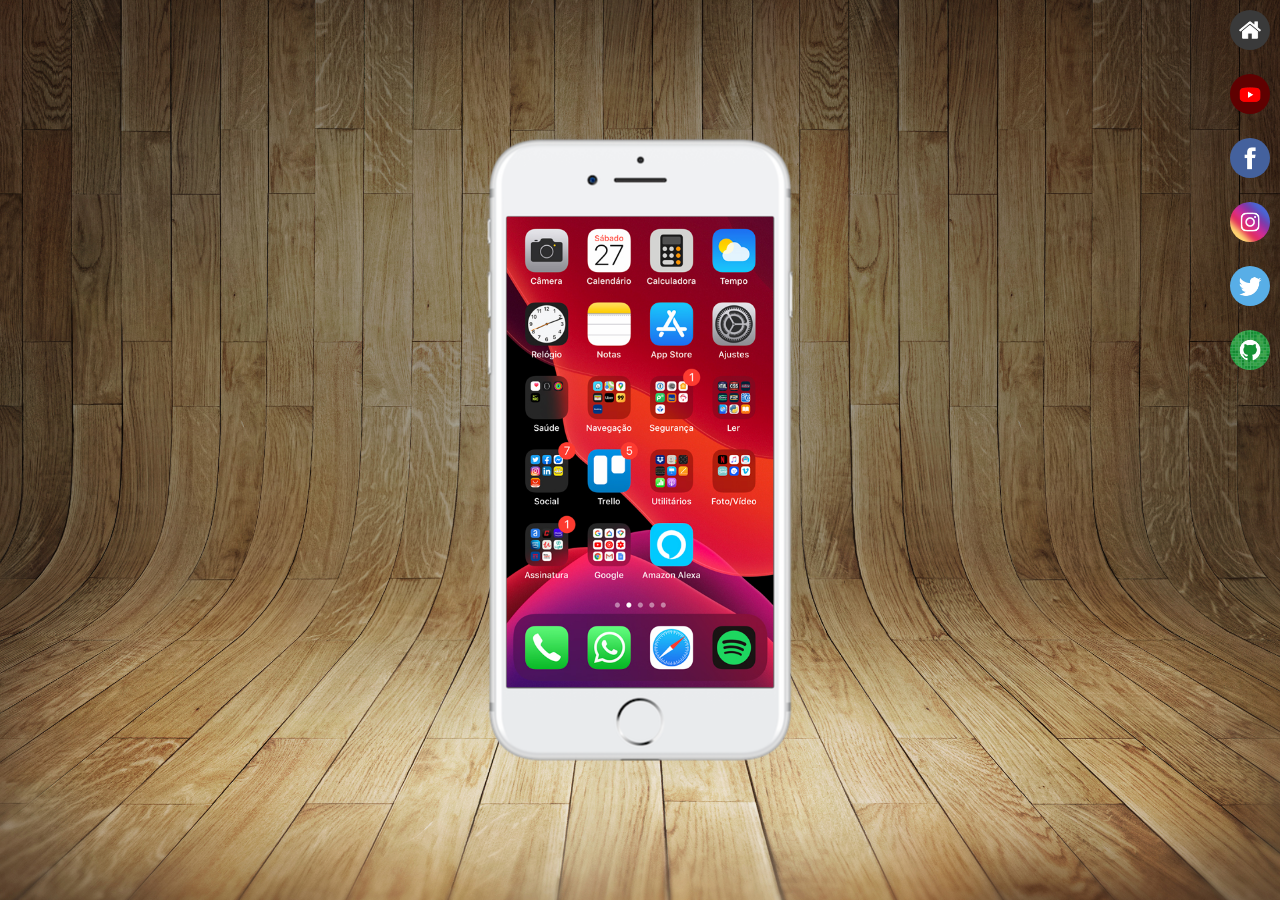
<file: index.html>
<!DOCTYPE html>
<html lang="pt-br">
<head>
    <meta charset="UTF-8">
    <meta name="viewport" content="width=device-width, initial-scale=1.0">
    <link rel="stylesheet" href="estilos/style.css">
    <link rel="shortcut icon" href="favicon.ico" type="image/ico">
    <title>telefone virtual</title>
</head>
<body>
        <main>
            <section id="telefone">
                <iframe src="fundo.html" frameborder="0" name="tela" id="tela"></iframe>
            </section>
            <section id="redes-sociais">
                <a href="fundo.html" target="tela">
                    <img src="imagens/logo-home.jpg" alt="">
                </a><br>
                <a href="youtube.html" target="tela">
                    <img src="imagens/logo-youtube.jpg" alt="youtube">
                </a><br>
                <a href="face.html" target="tela">
                    <img src="imagens/logo-facebook.jpg" alt="facebook">
                </a><br>
                <a href="insta.html" target="tela">
                    <img src="imagens/logo-instagram.jpg" alt="instagram">
                </a><br>
                <a href="twiter.html" target="tela">
                    <img src="imagens/logo-twitter.jpg" alt="twitter">
                </a><br>
                <a href="github.html" target="tela">
                    <img src="imagens/logo-github.jpg" alt="github">
                </a>
            </section>
        </main>
</body>
</html>
</file>
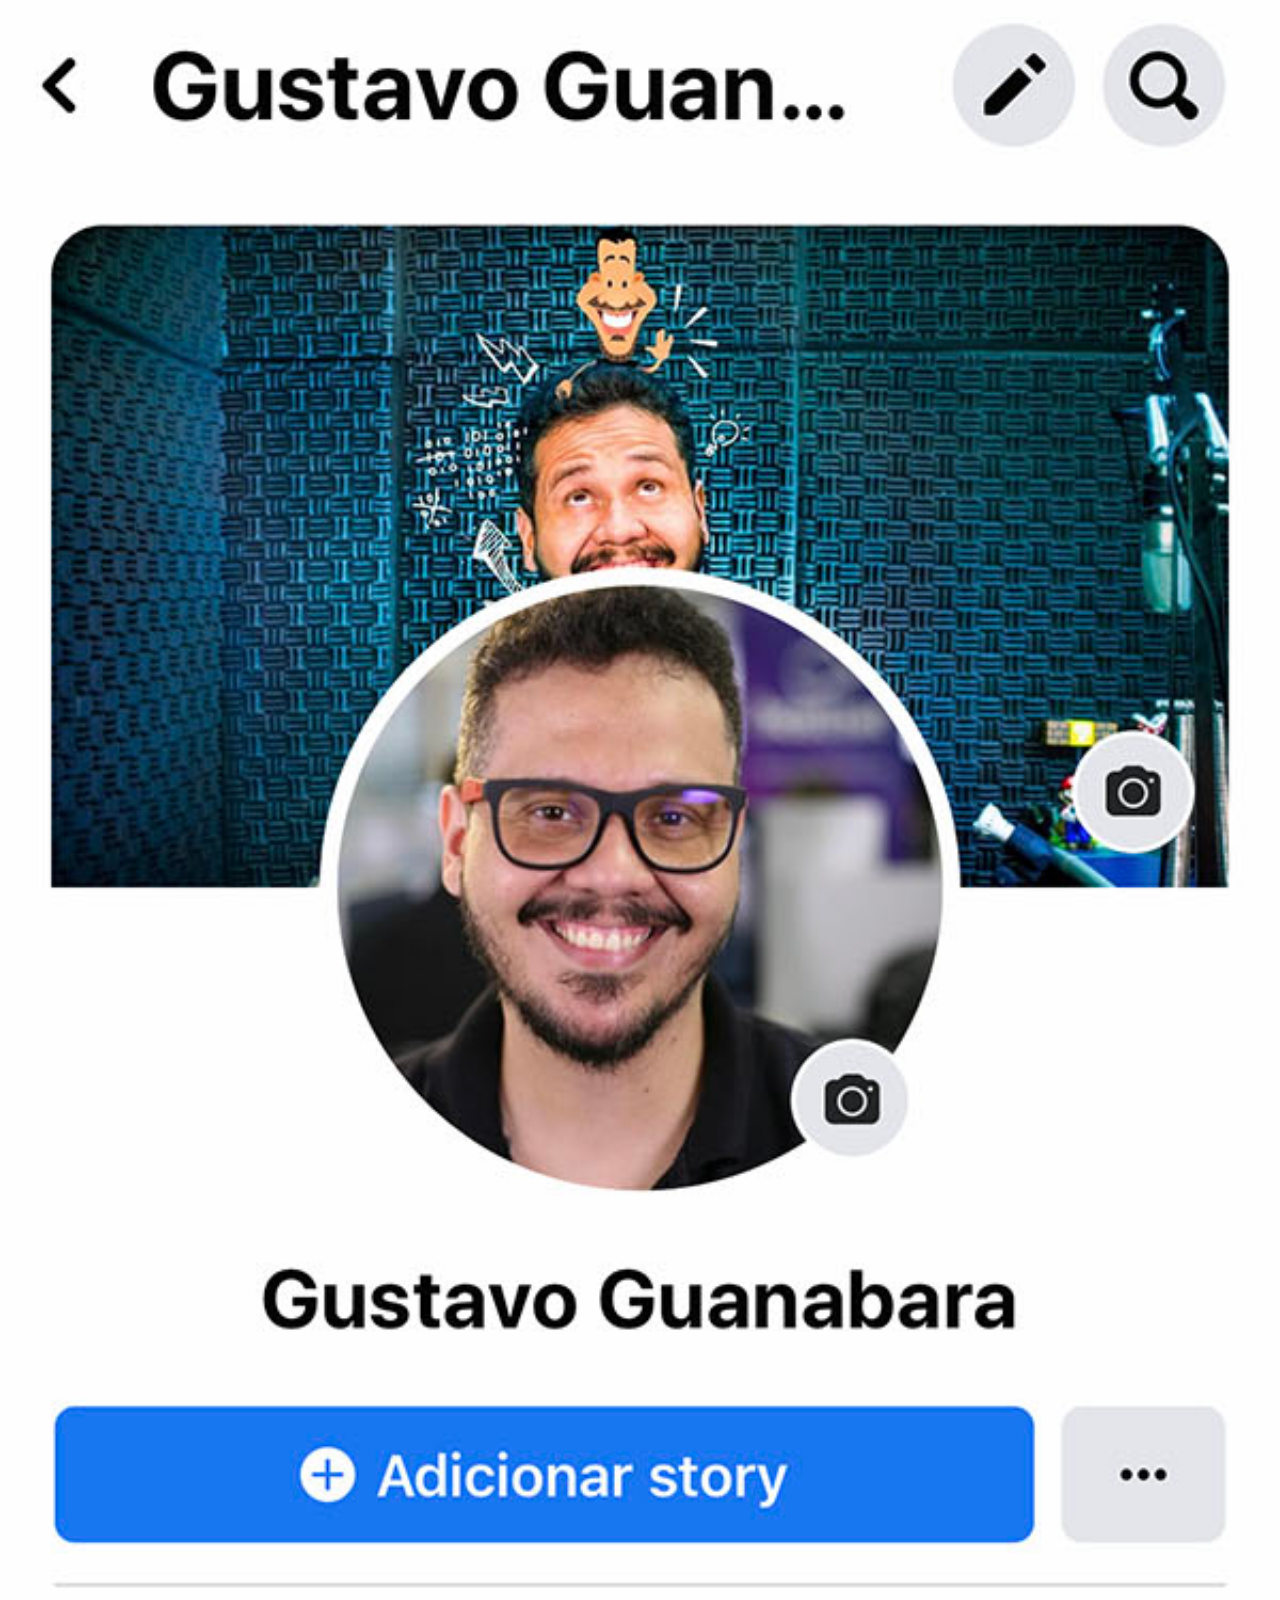
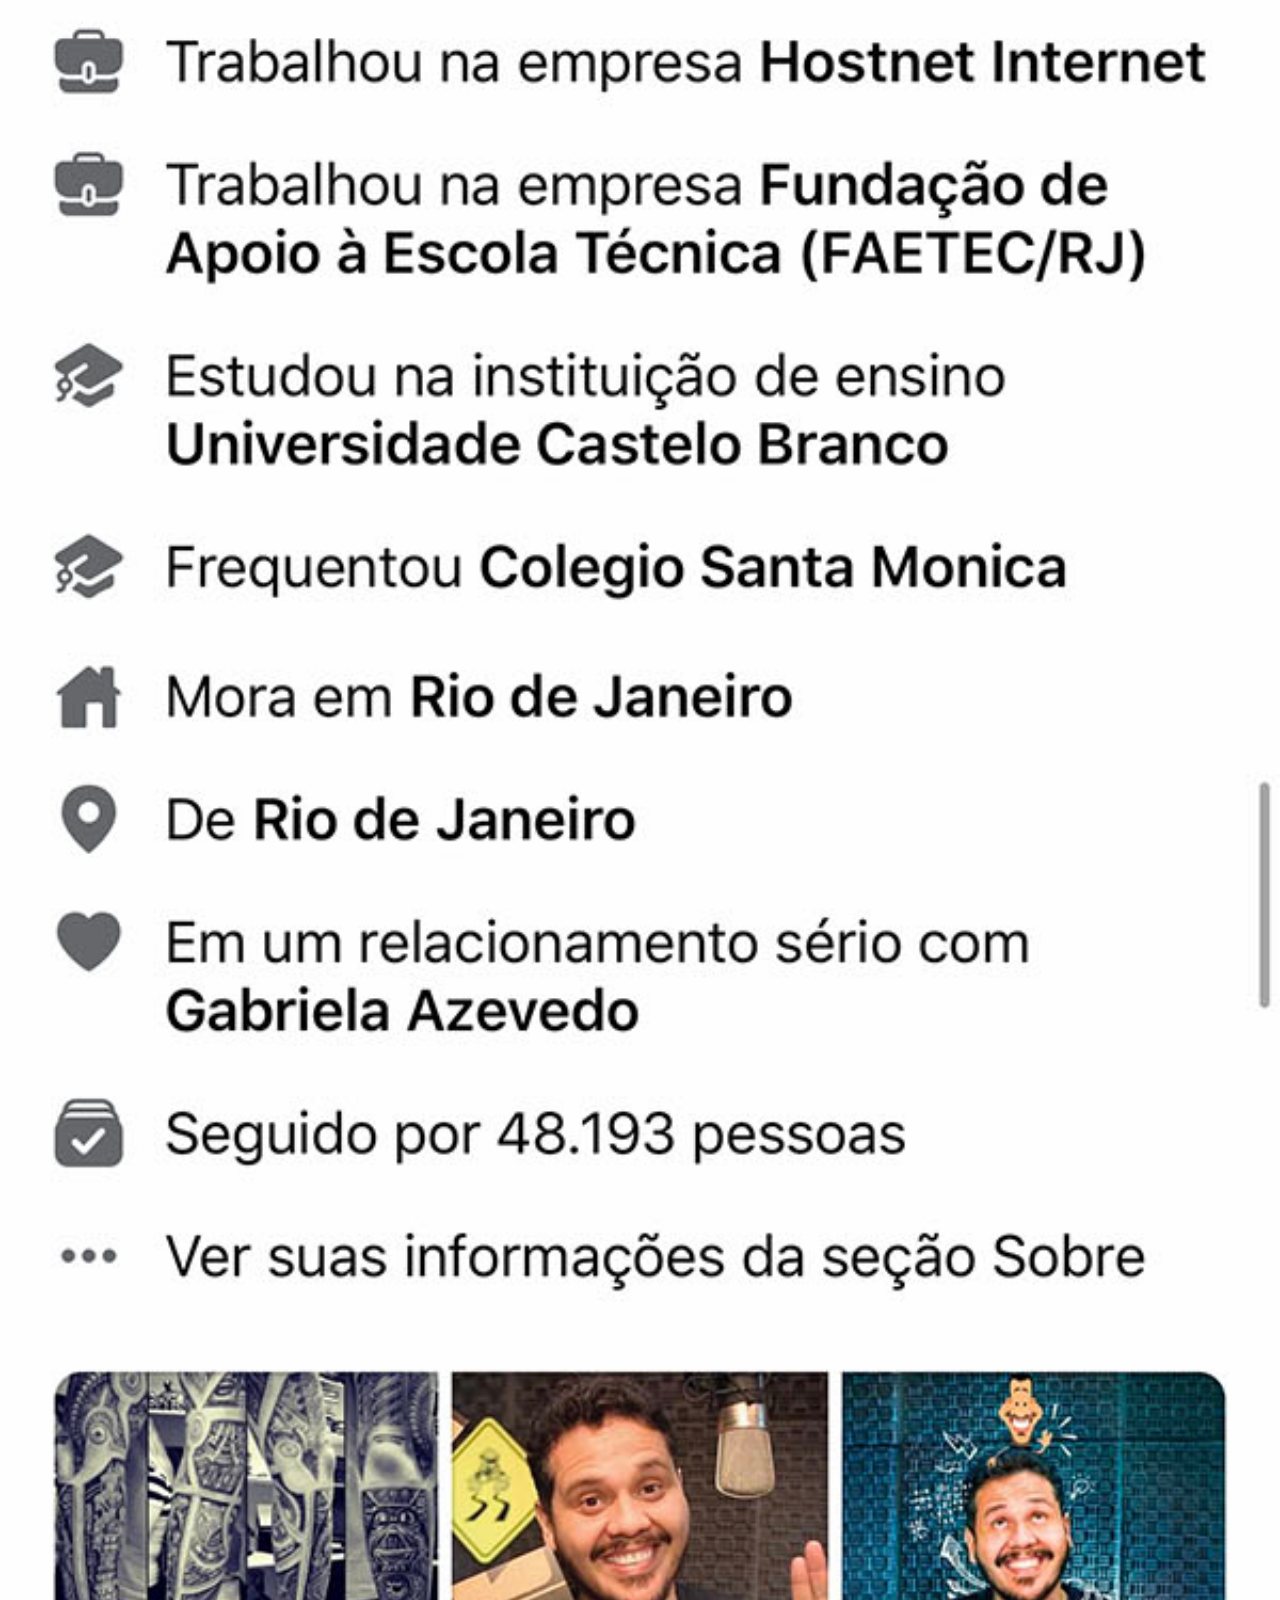
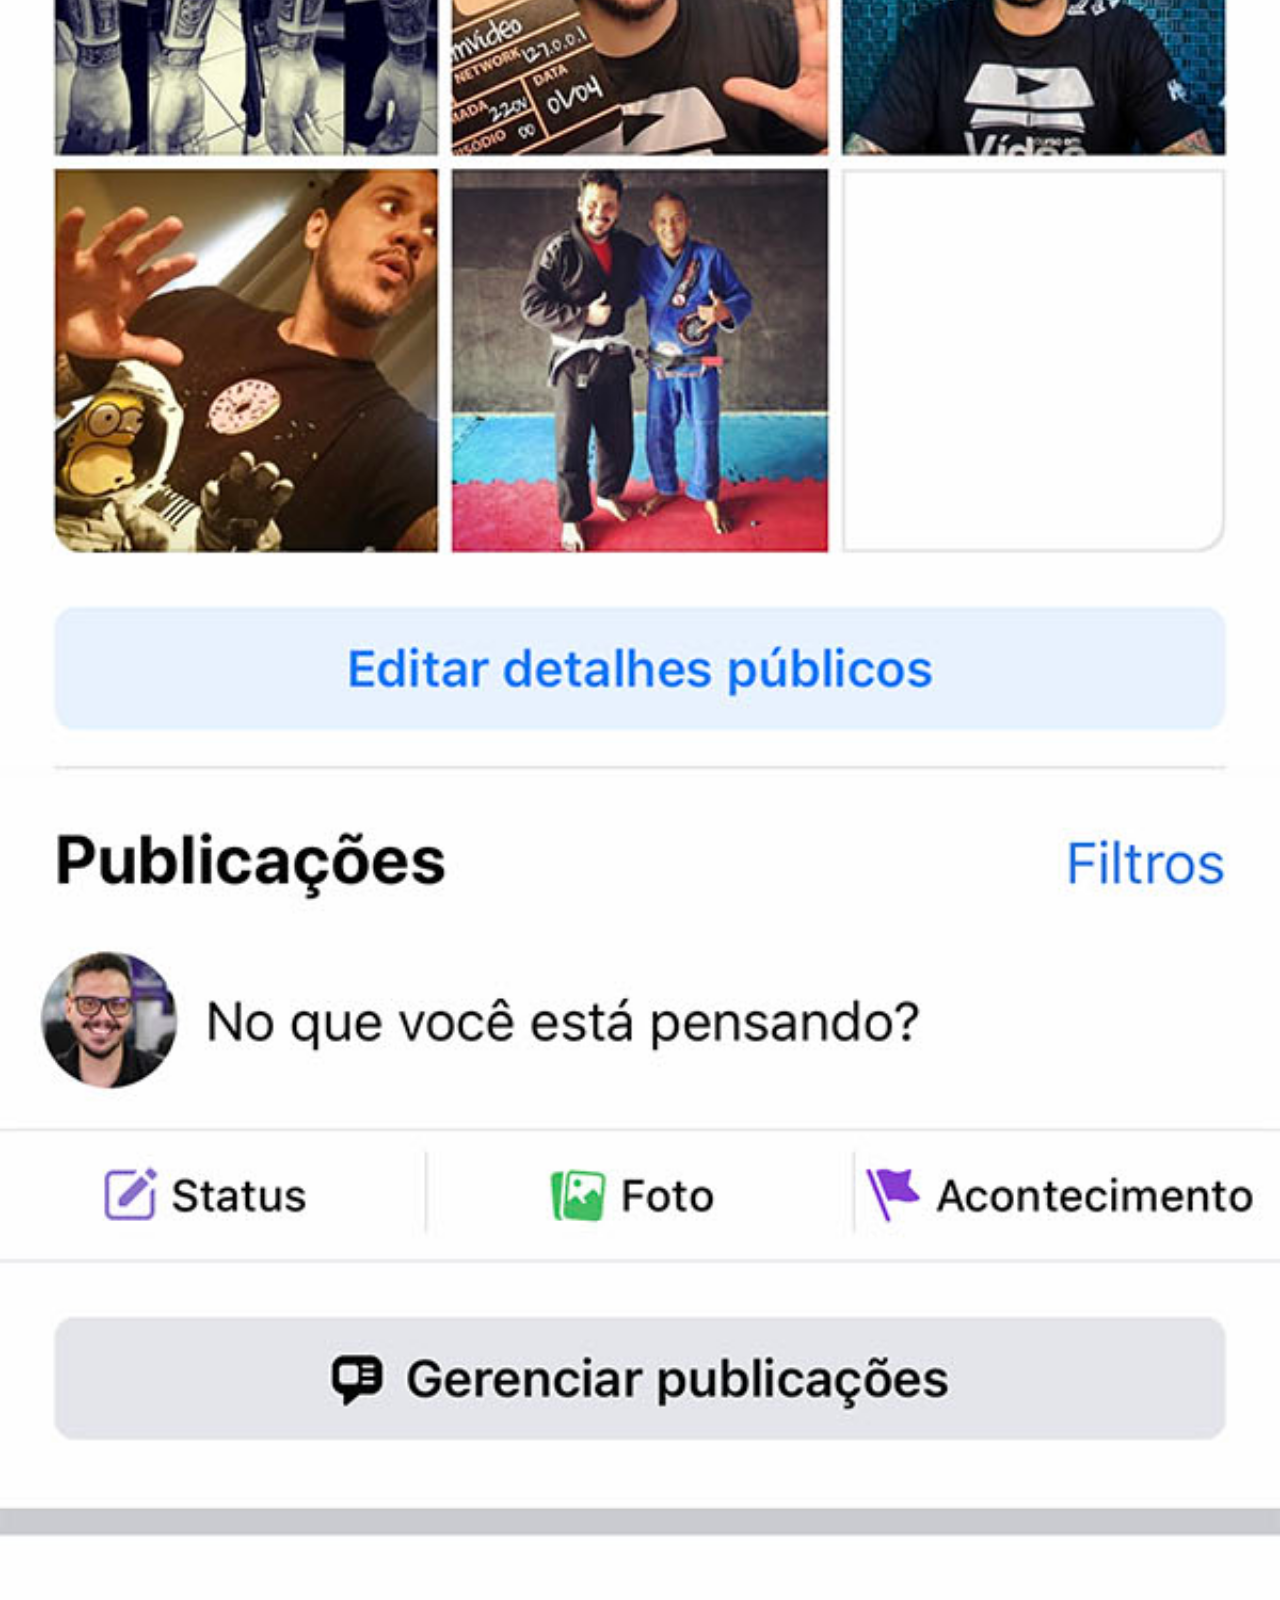
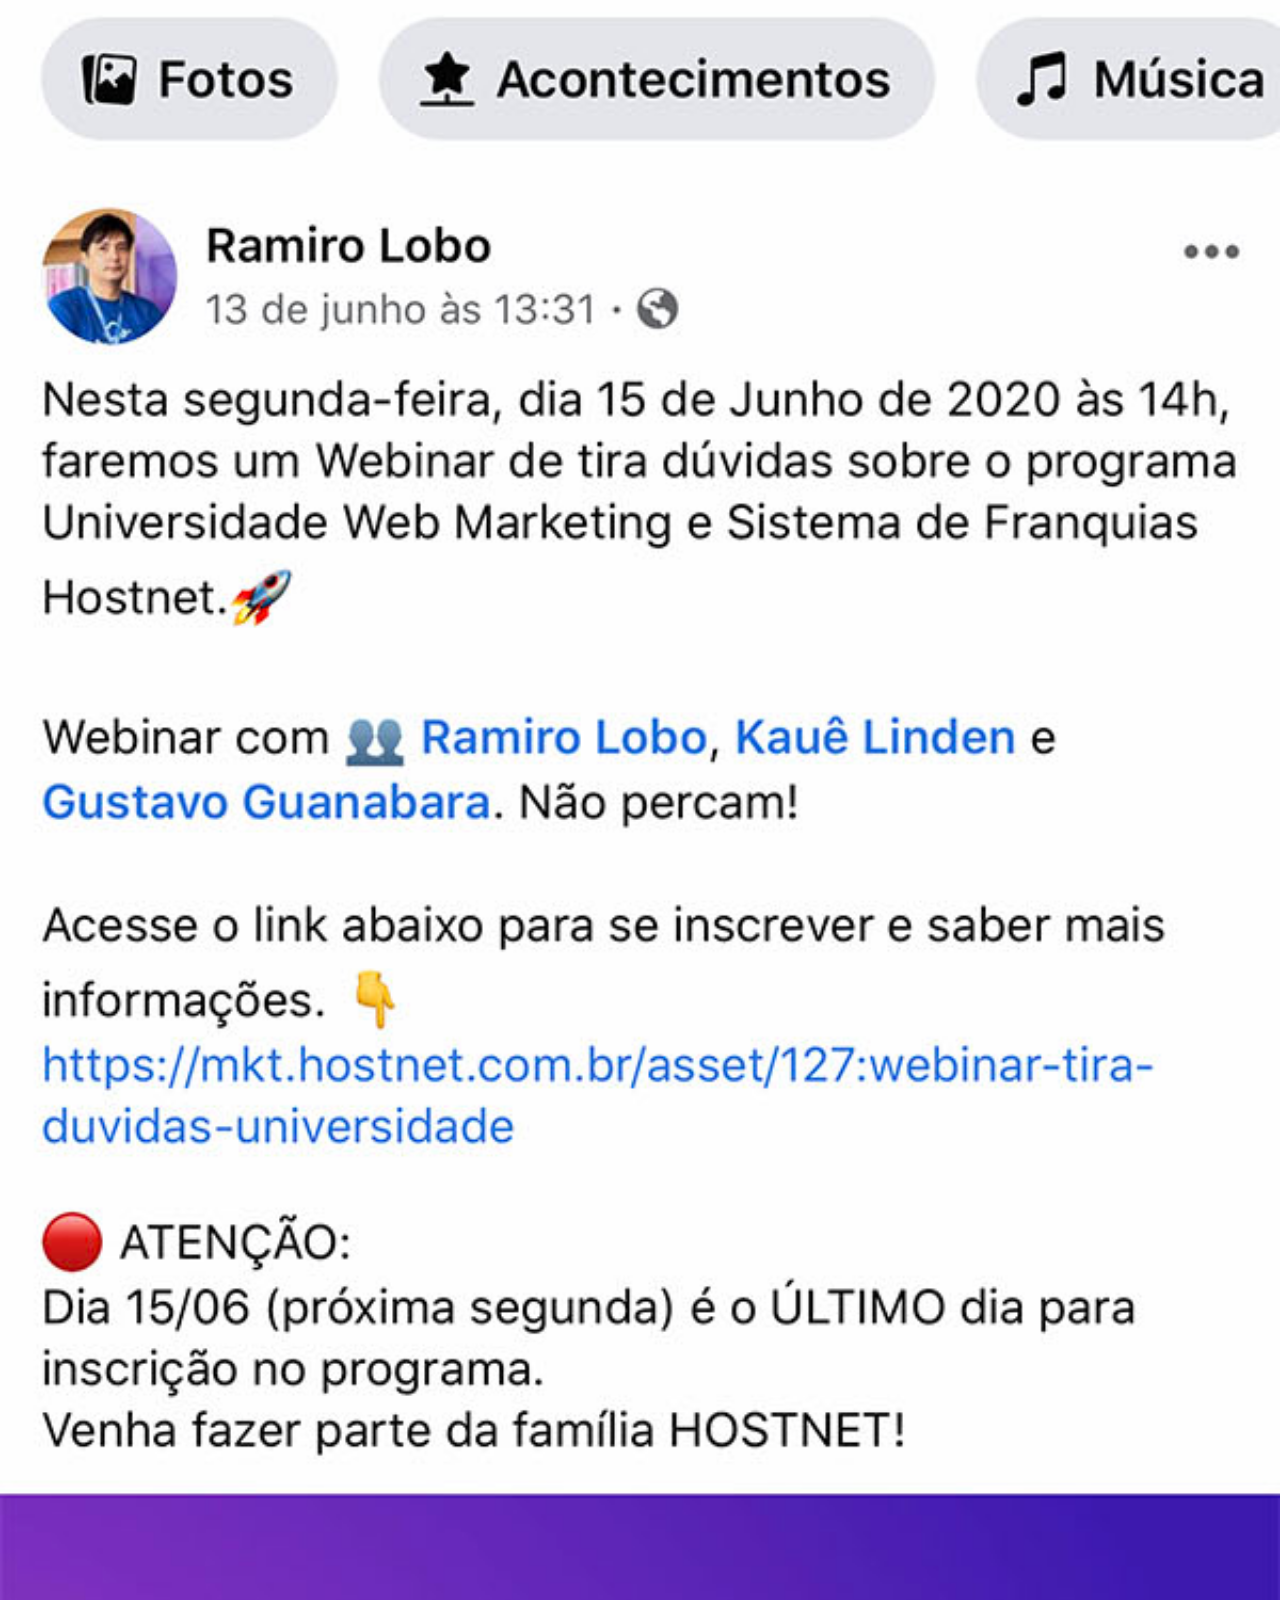
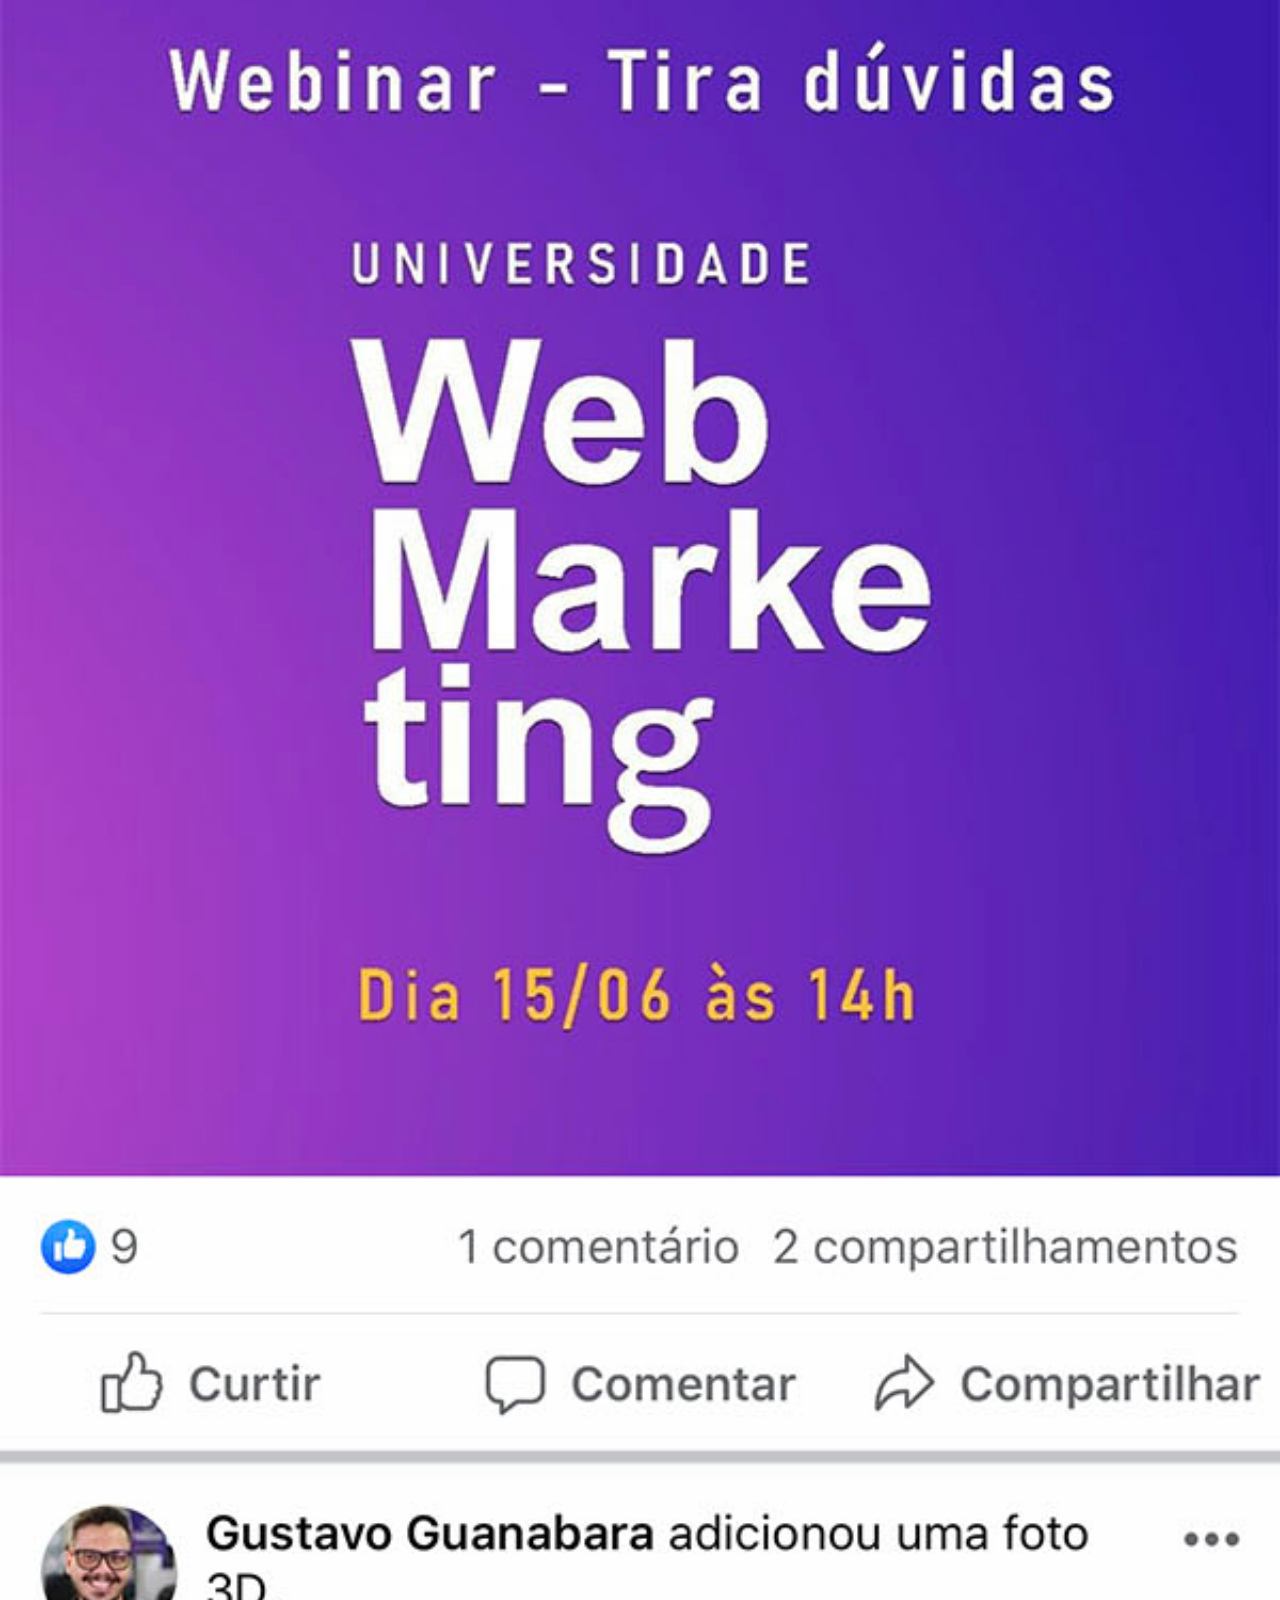
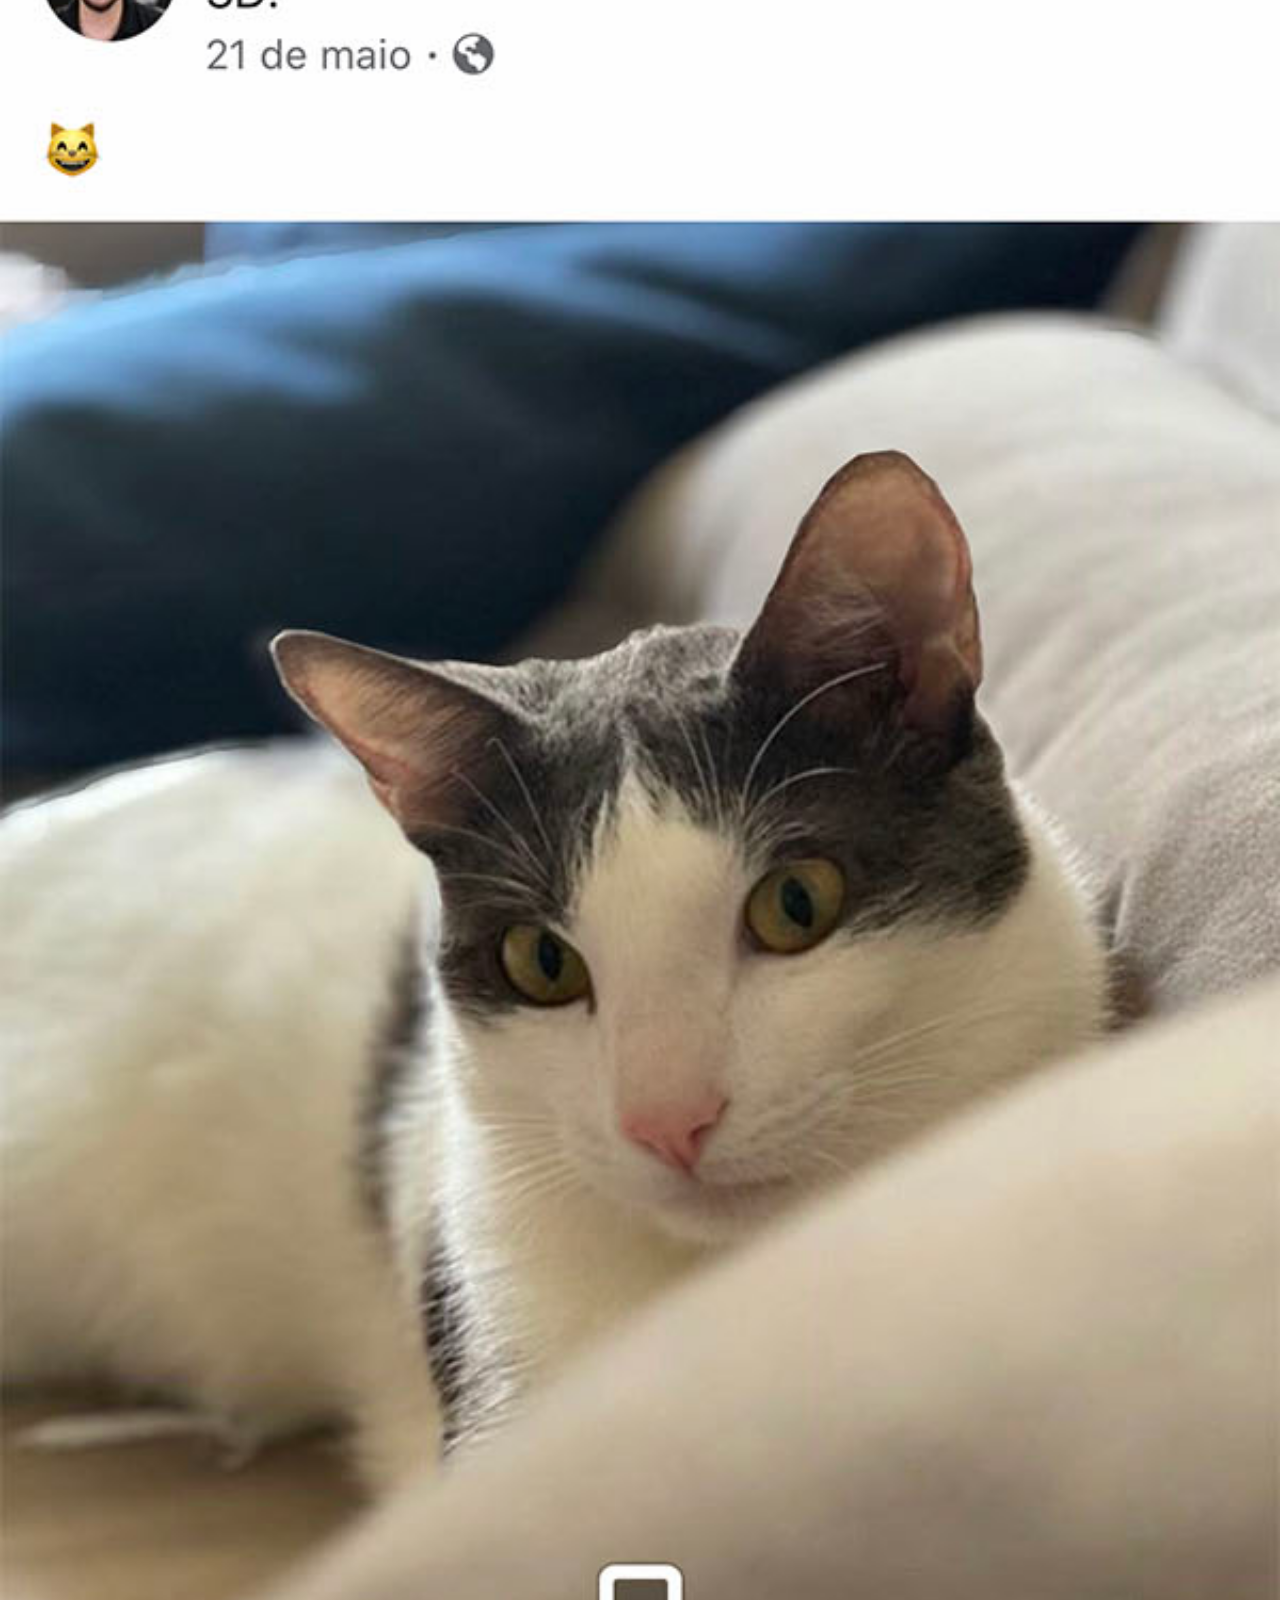
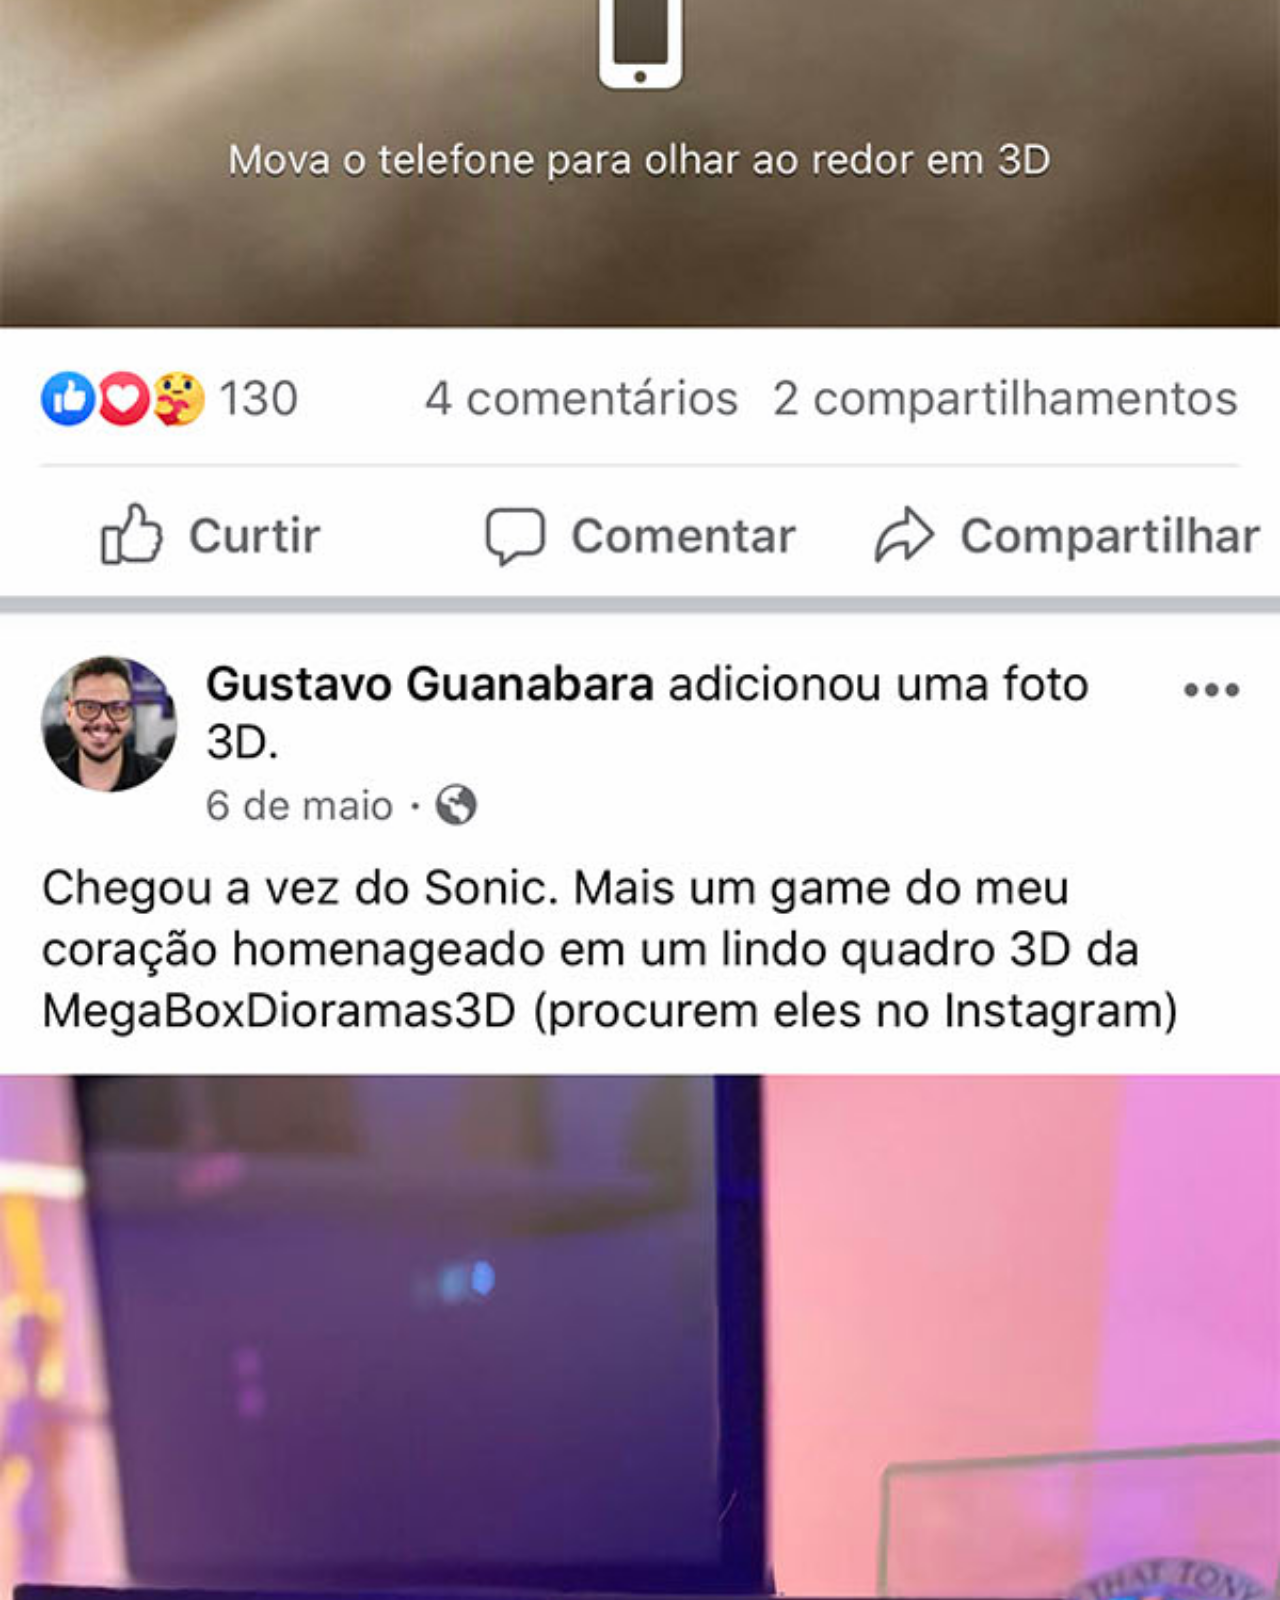
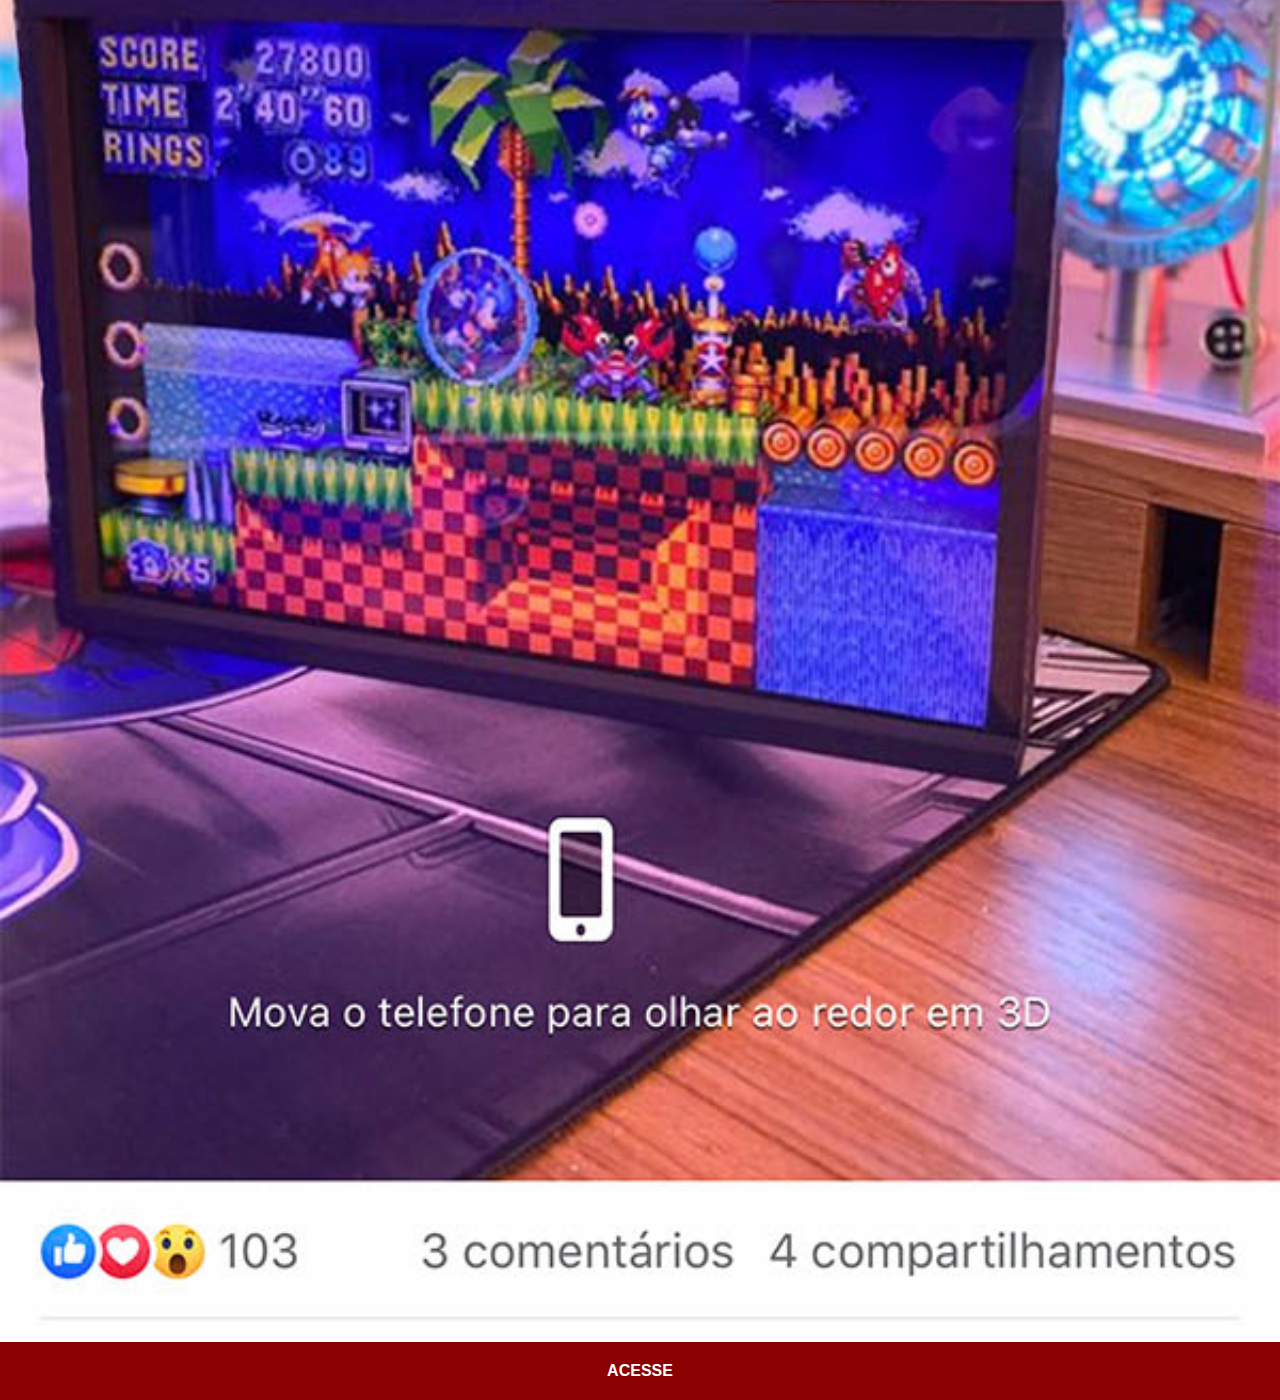
<file: face.html>
<!DOCTYPE html>
<html lang="pt-br">
<head>
    <meta charset="UTF-8">
    <meta name="viewport" content="width=device-width, initial-scale=1.0">
    <link rel="stylesheet" href="estilos/estilo.css">
    <title>facebool</title>
</head>
<body>
    <img src="imagens/tela-facebook.jpg" alt="facebook">
    <a href="https://www.facebook.com/CursosEmVideo/?locale=pt_BR" target="_blank">ACESSE</a>
</body>
</html>
</file>
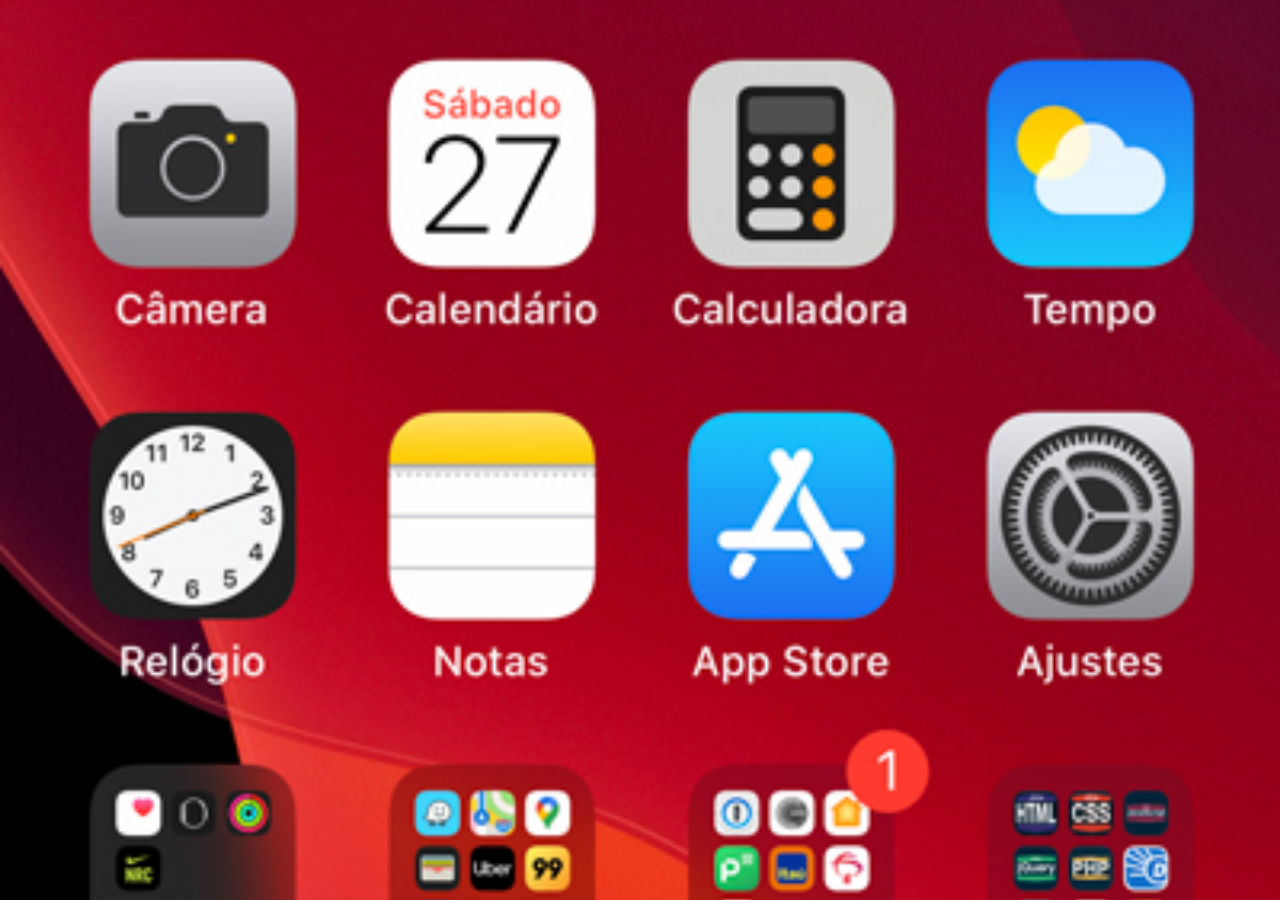
<file: fundo.html>
<!DOCTYPE html>
<html lang="pt-br">
<head>
    <meta charset="UTF-8">
    <meta name="viewport" content="width=device-width, initial-scale=1.0">
    <title>Document</title>
    <style>
        *{
            margin: 0px;
            padding: 0px;
        }
        body{
            background: #ccc url(imagens/tela-home.jpg) no-repeat top center;
            background-size:cover ;
            width: 100vw;
            height: 100vh;
        }
    </style>
</head>
<body>
    
</body>
</html>
</file>
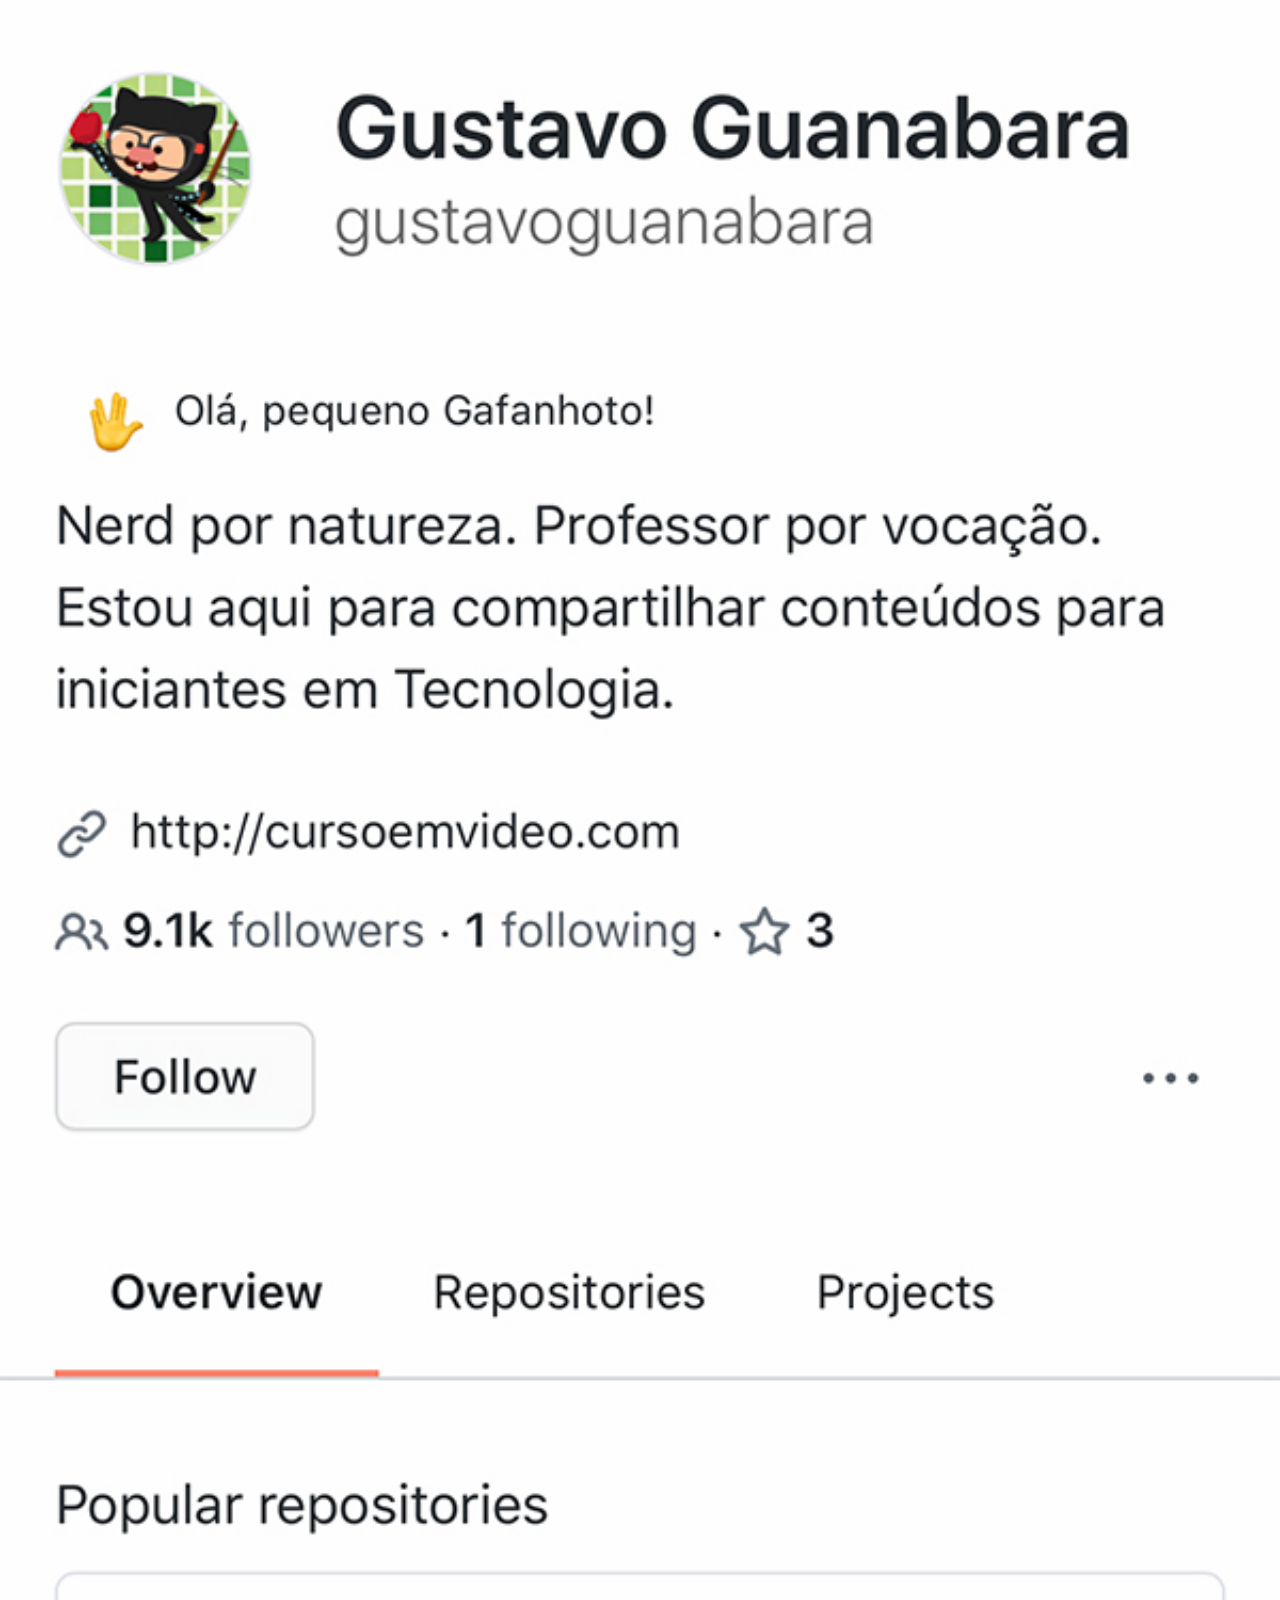
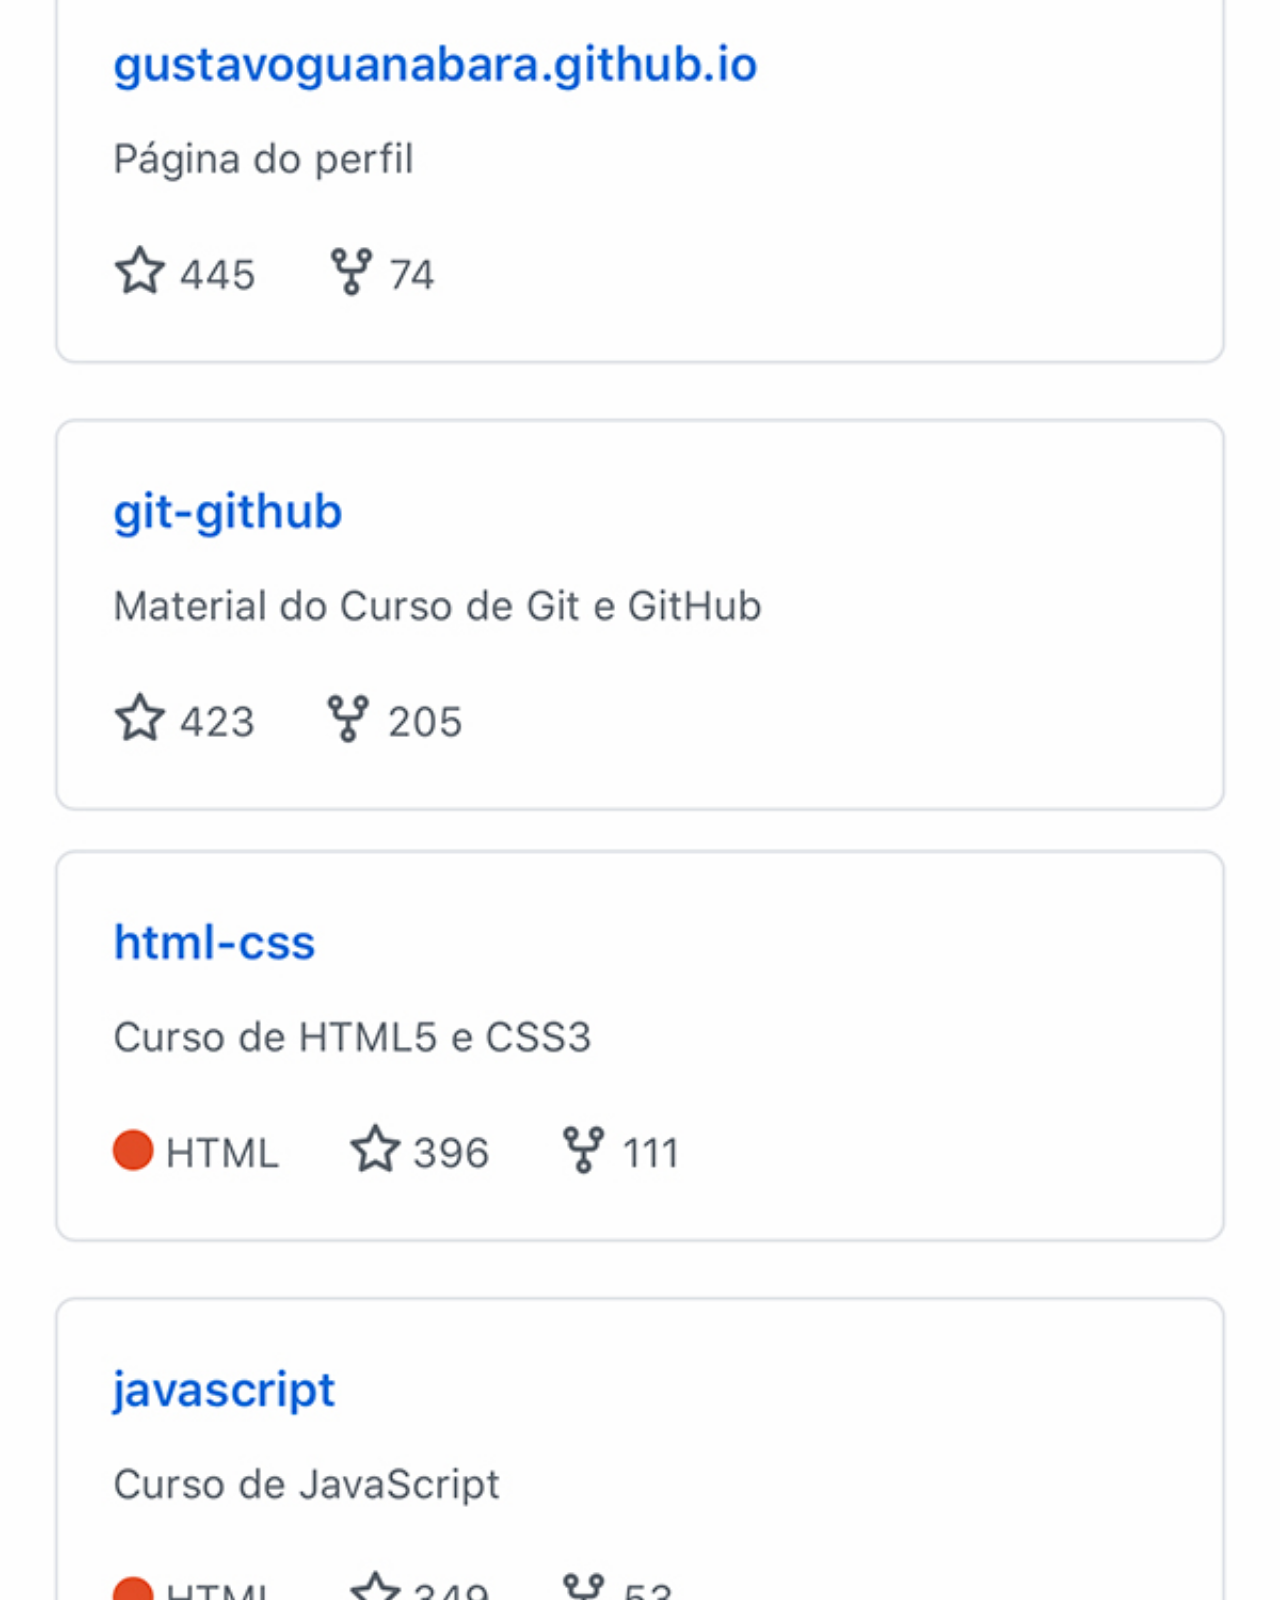
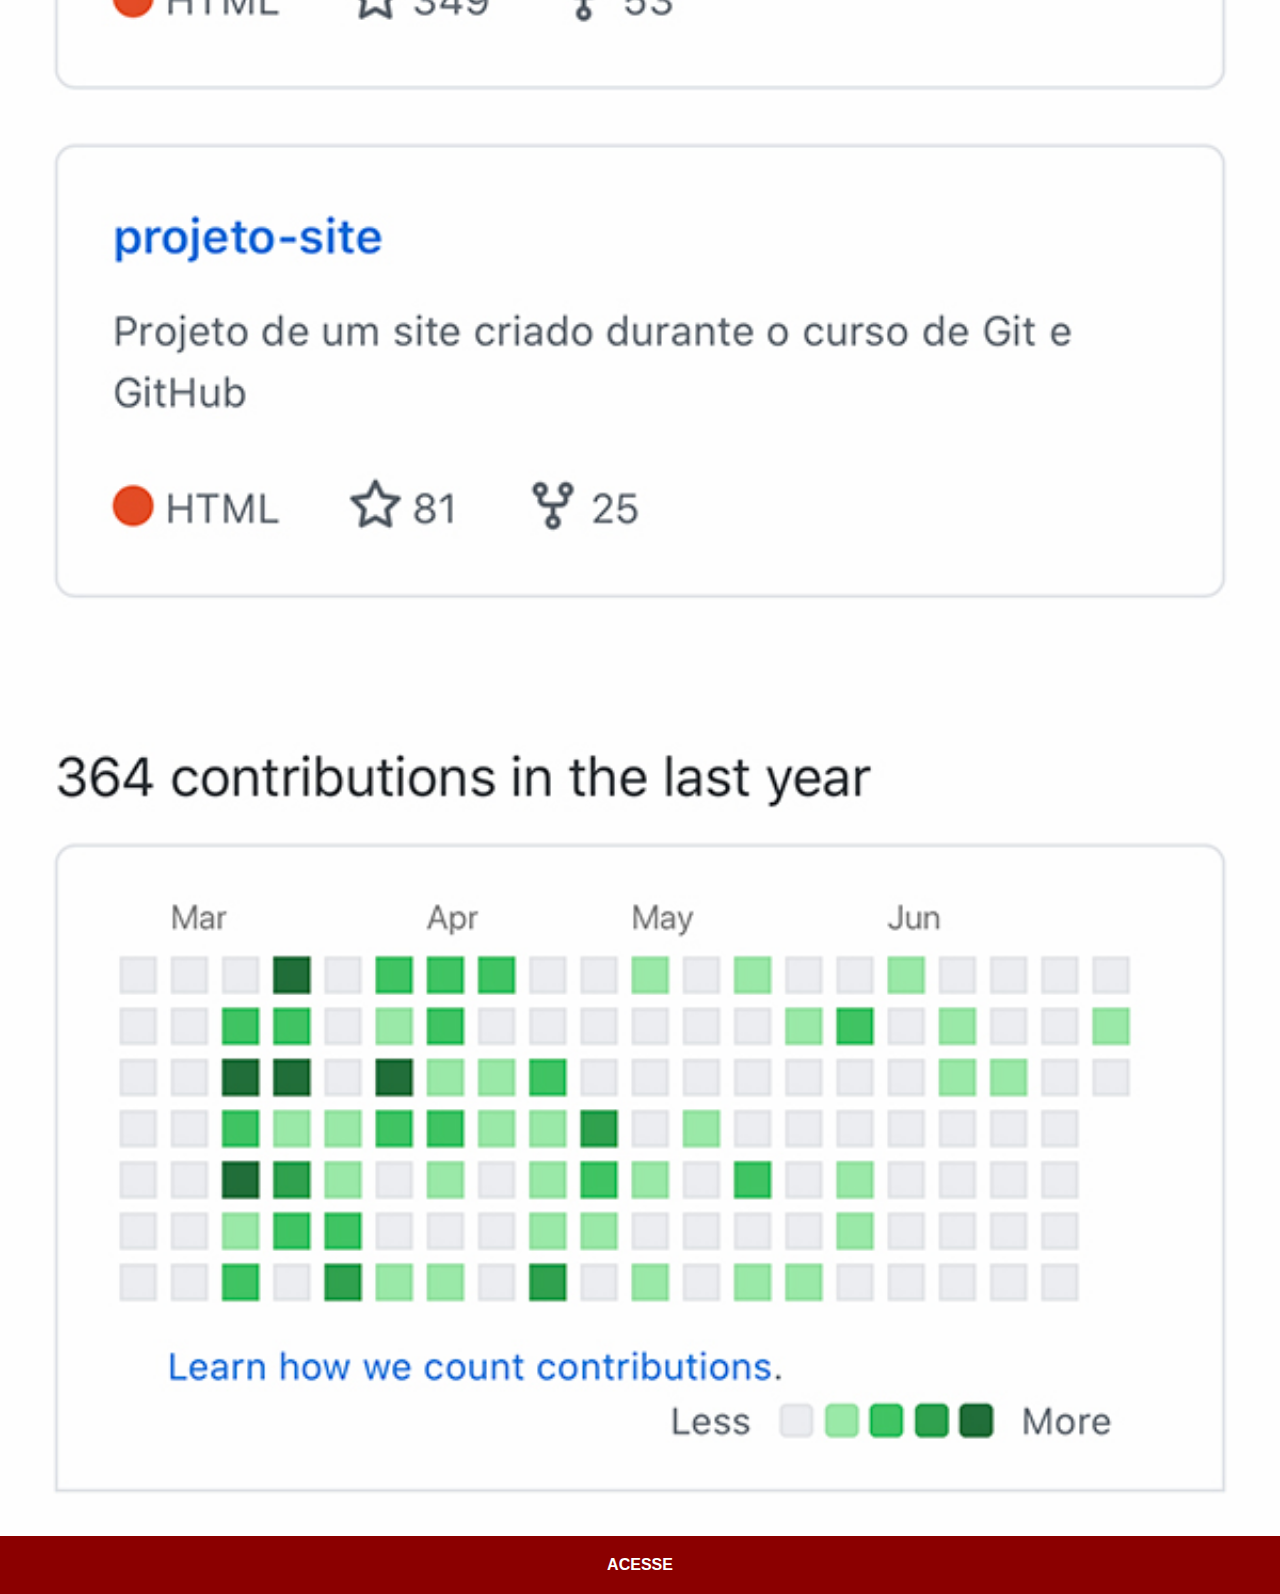
<file: github.html>
<!DOCTYPE html>
<html lang="pt-br">
<head>
    <meta charset="UTF-8">
    <meta name="viewport" content="width=device-width, initial-scale=1.0">
    <link rel="stylesheet" href="estilos/estilo.css">
    <title>Document</title>
</head>
<body>
    <img src="imagens/tela-github.jpg" alt="">
    <a href="https://github.com/gustavoguanabara" target="_blank">ACESSE</a>
</body>
</html>
</file>
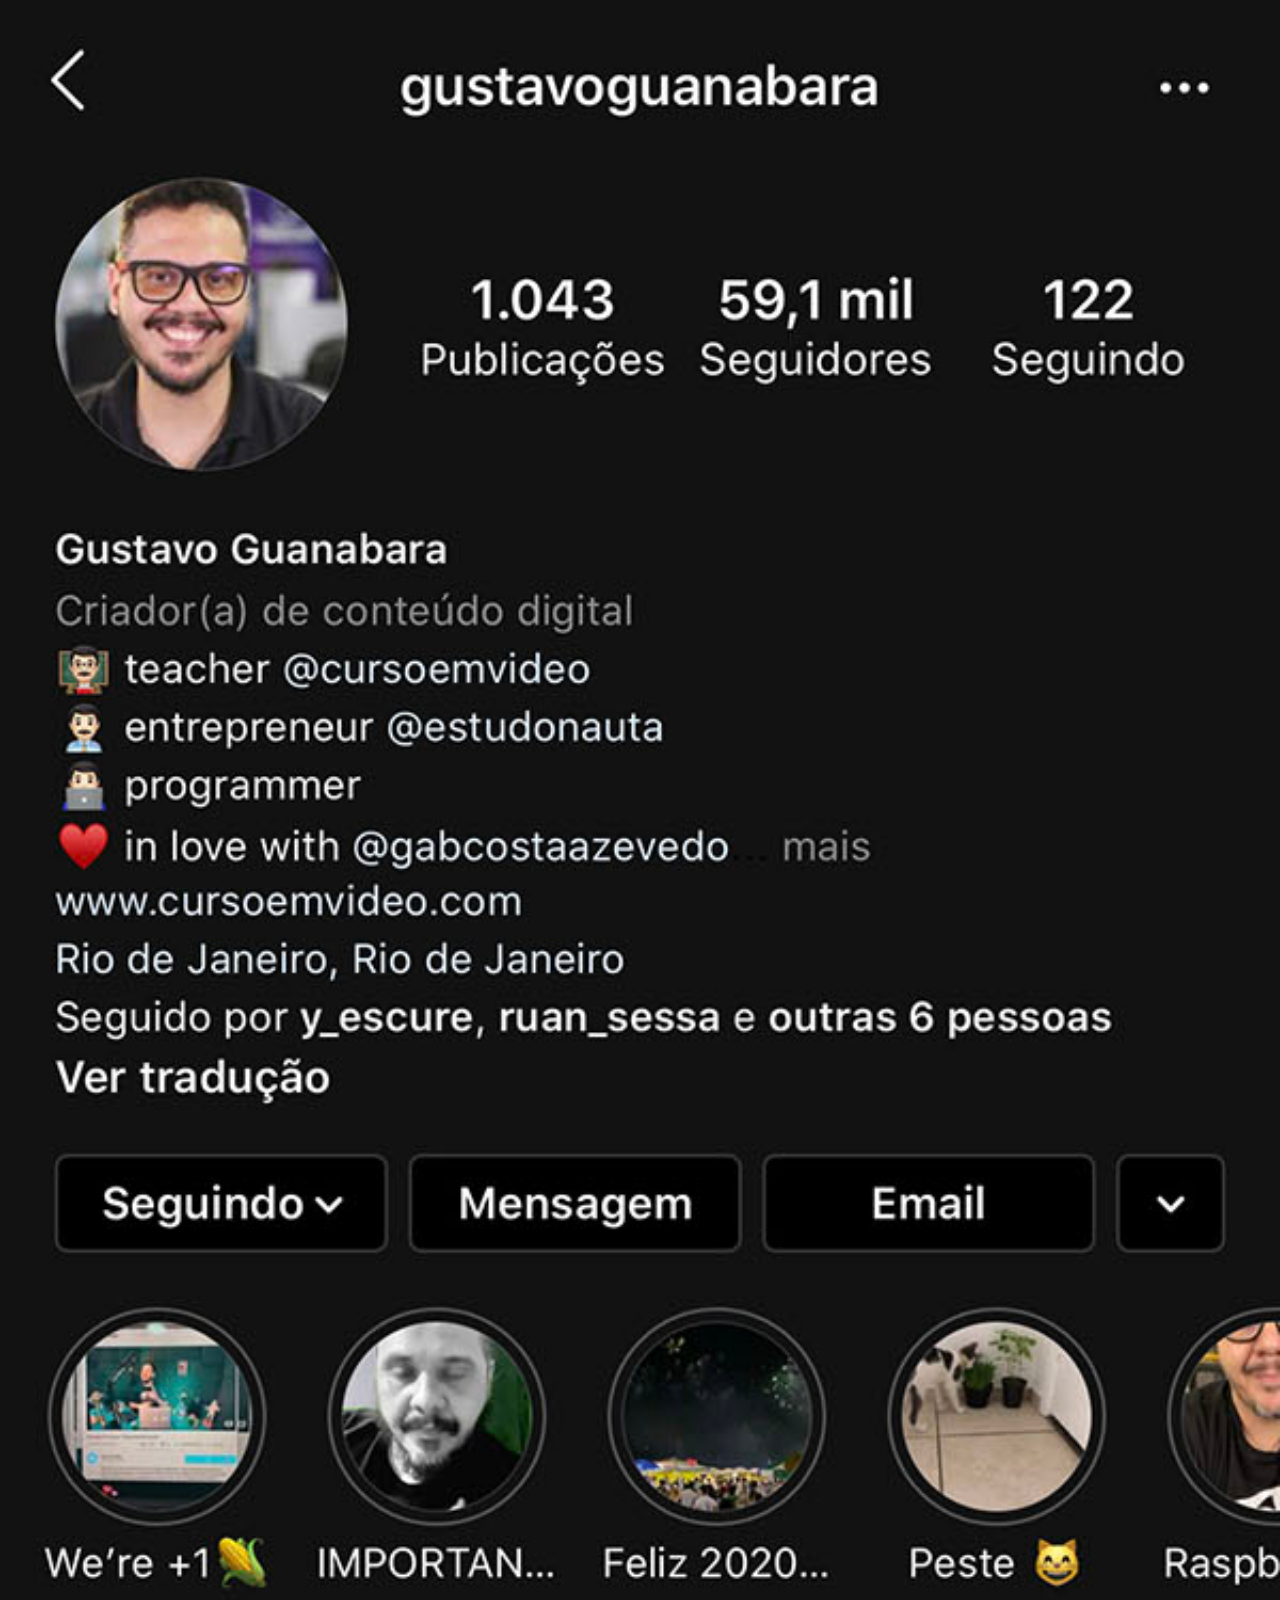
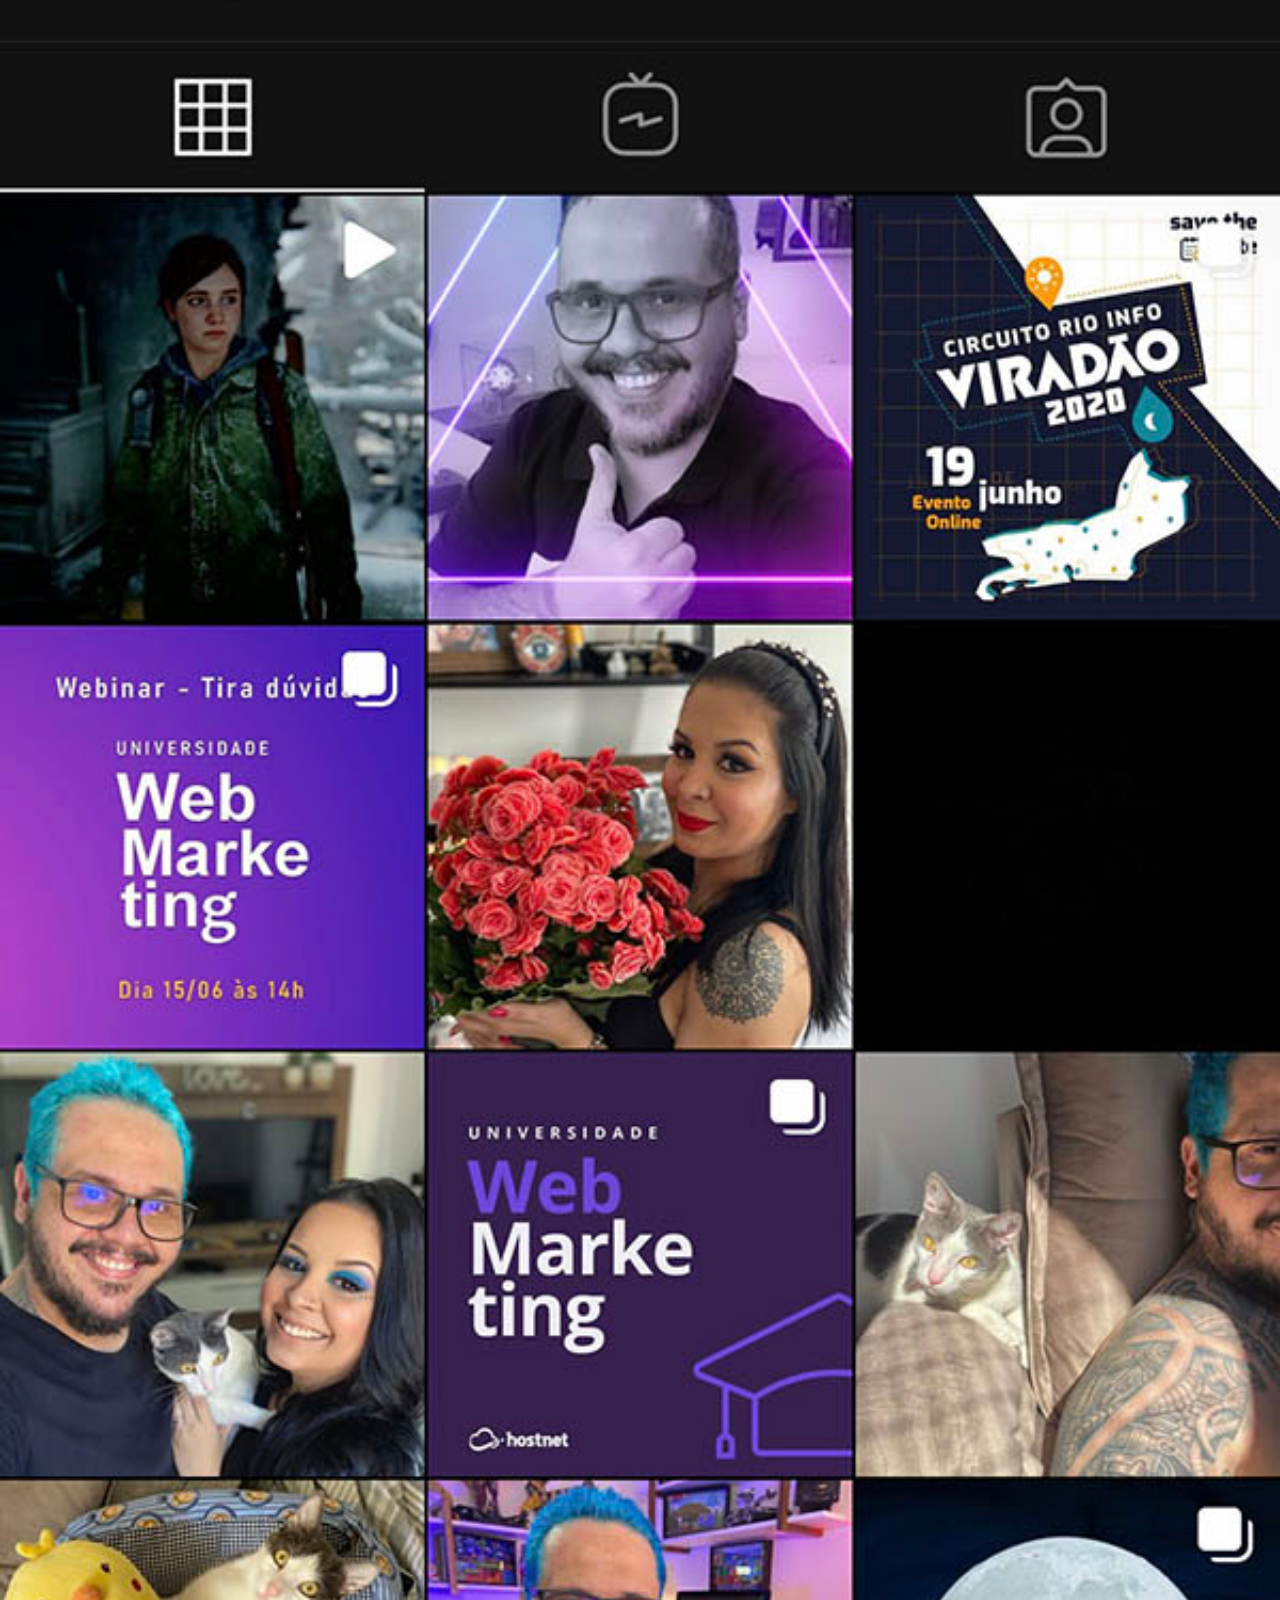
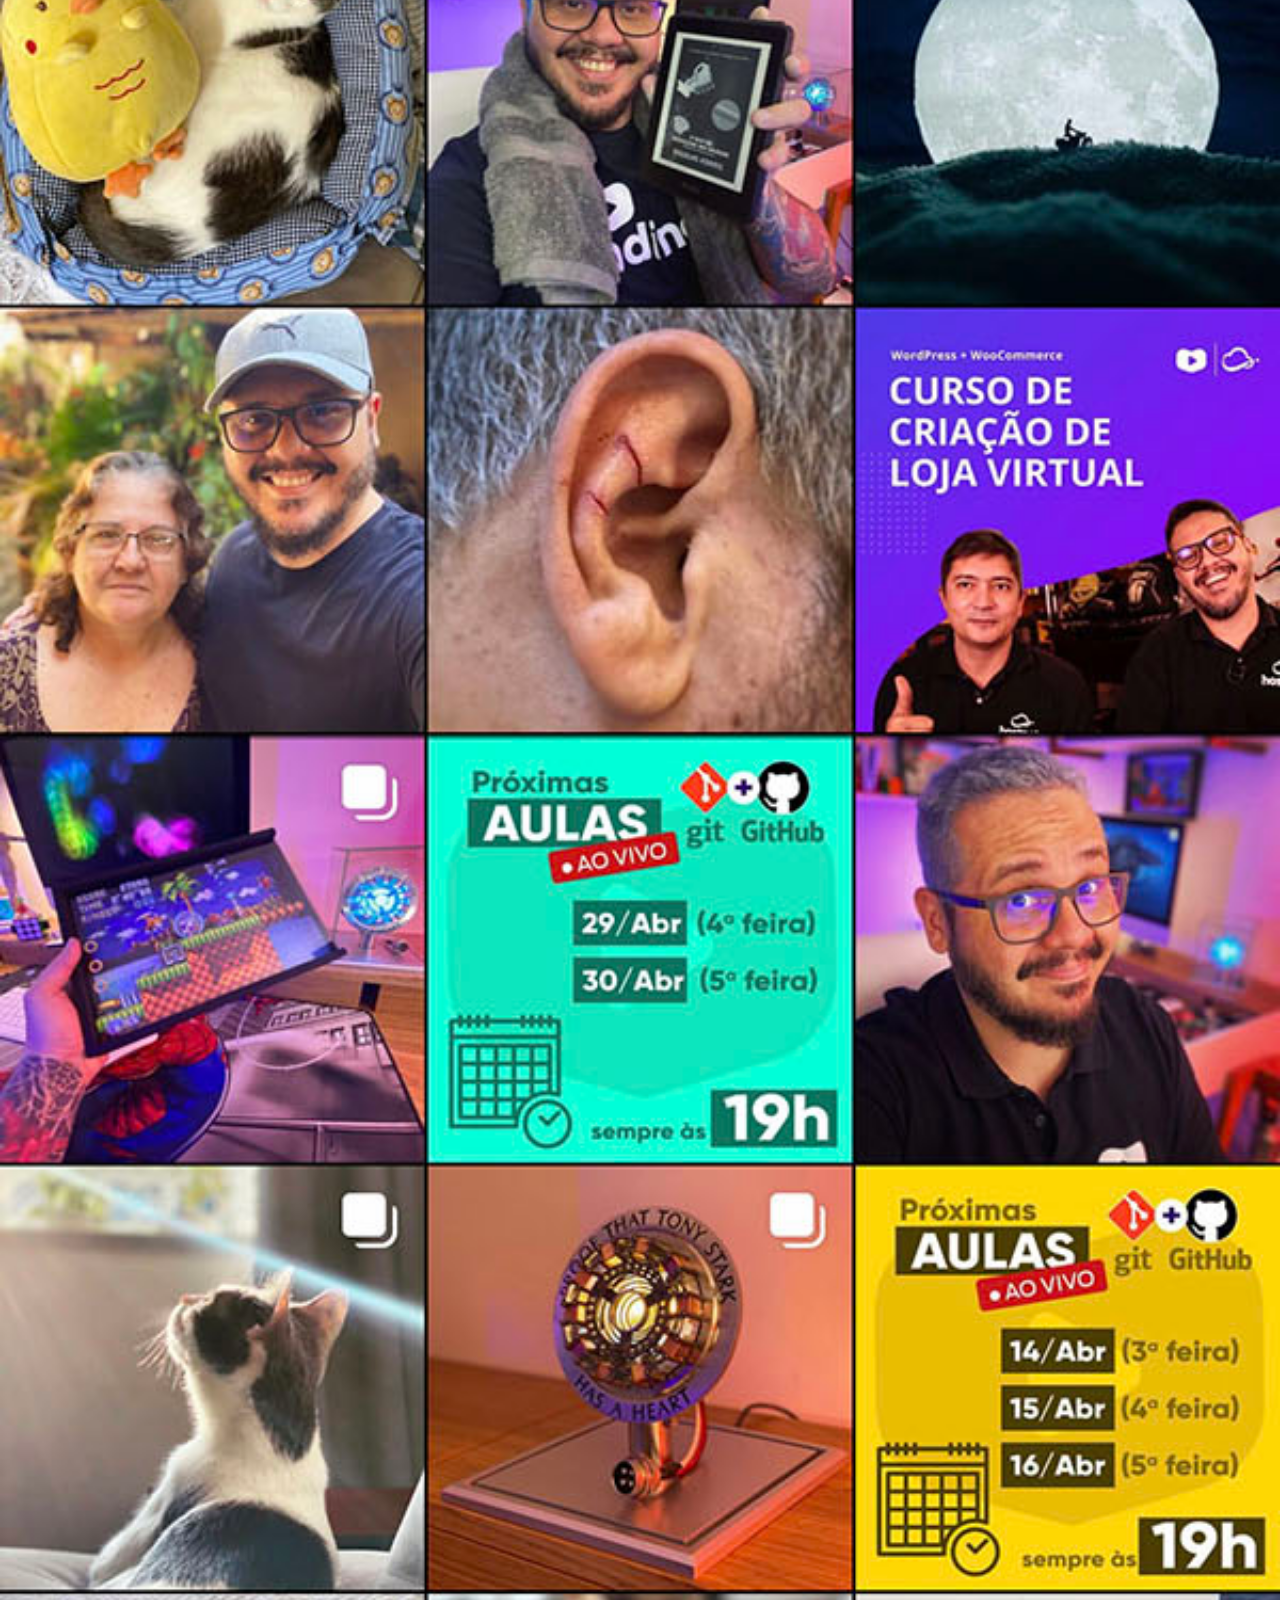
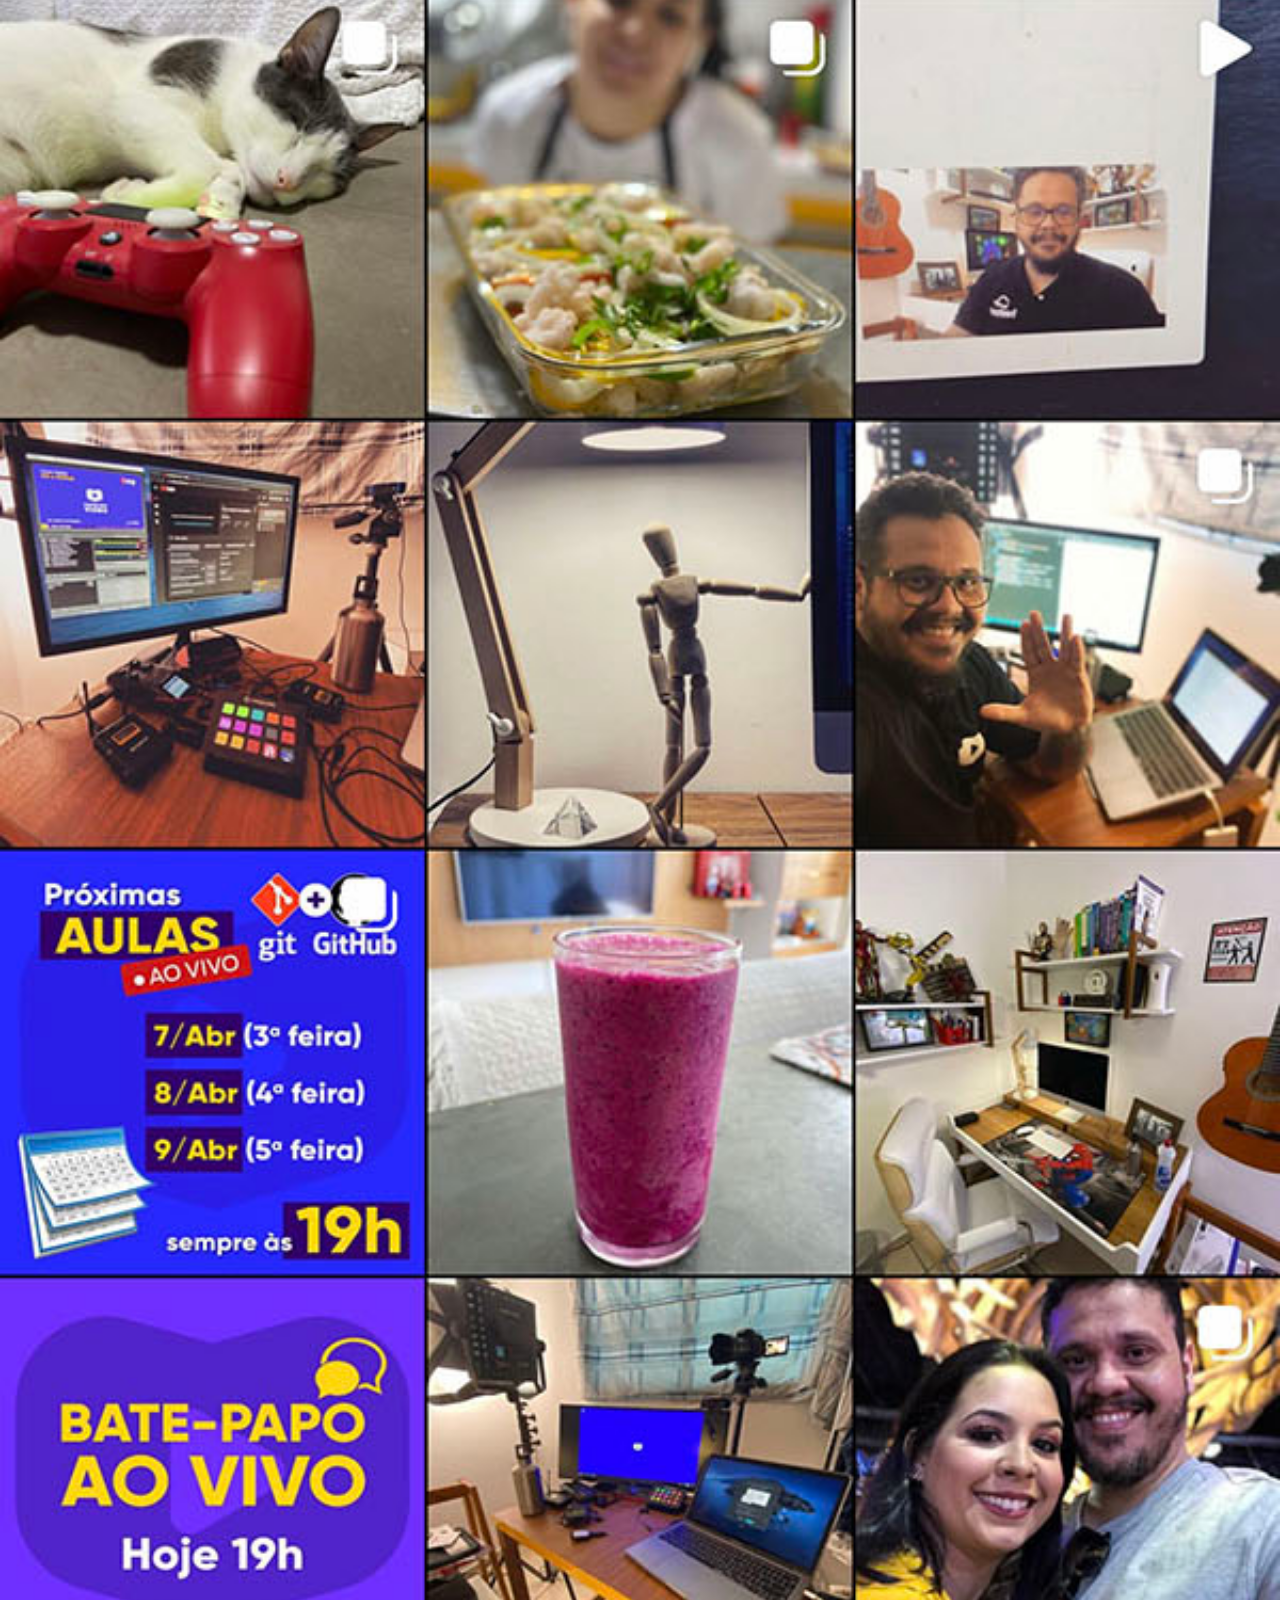
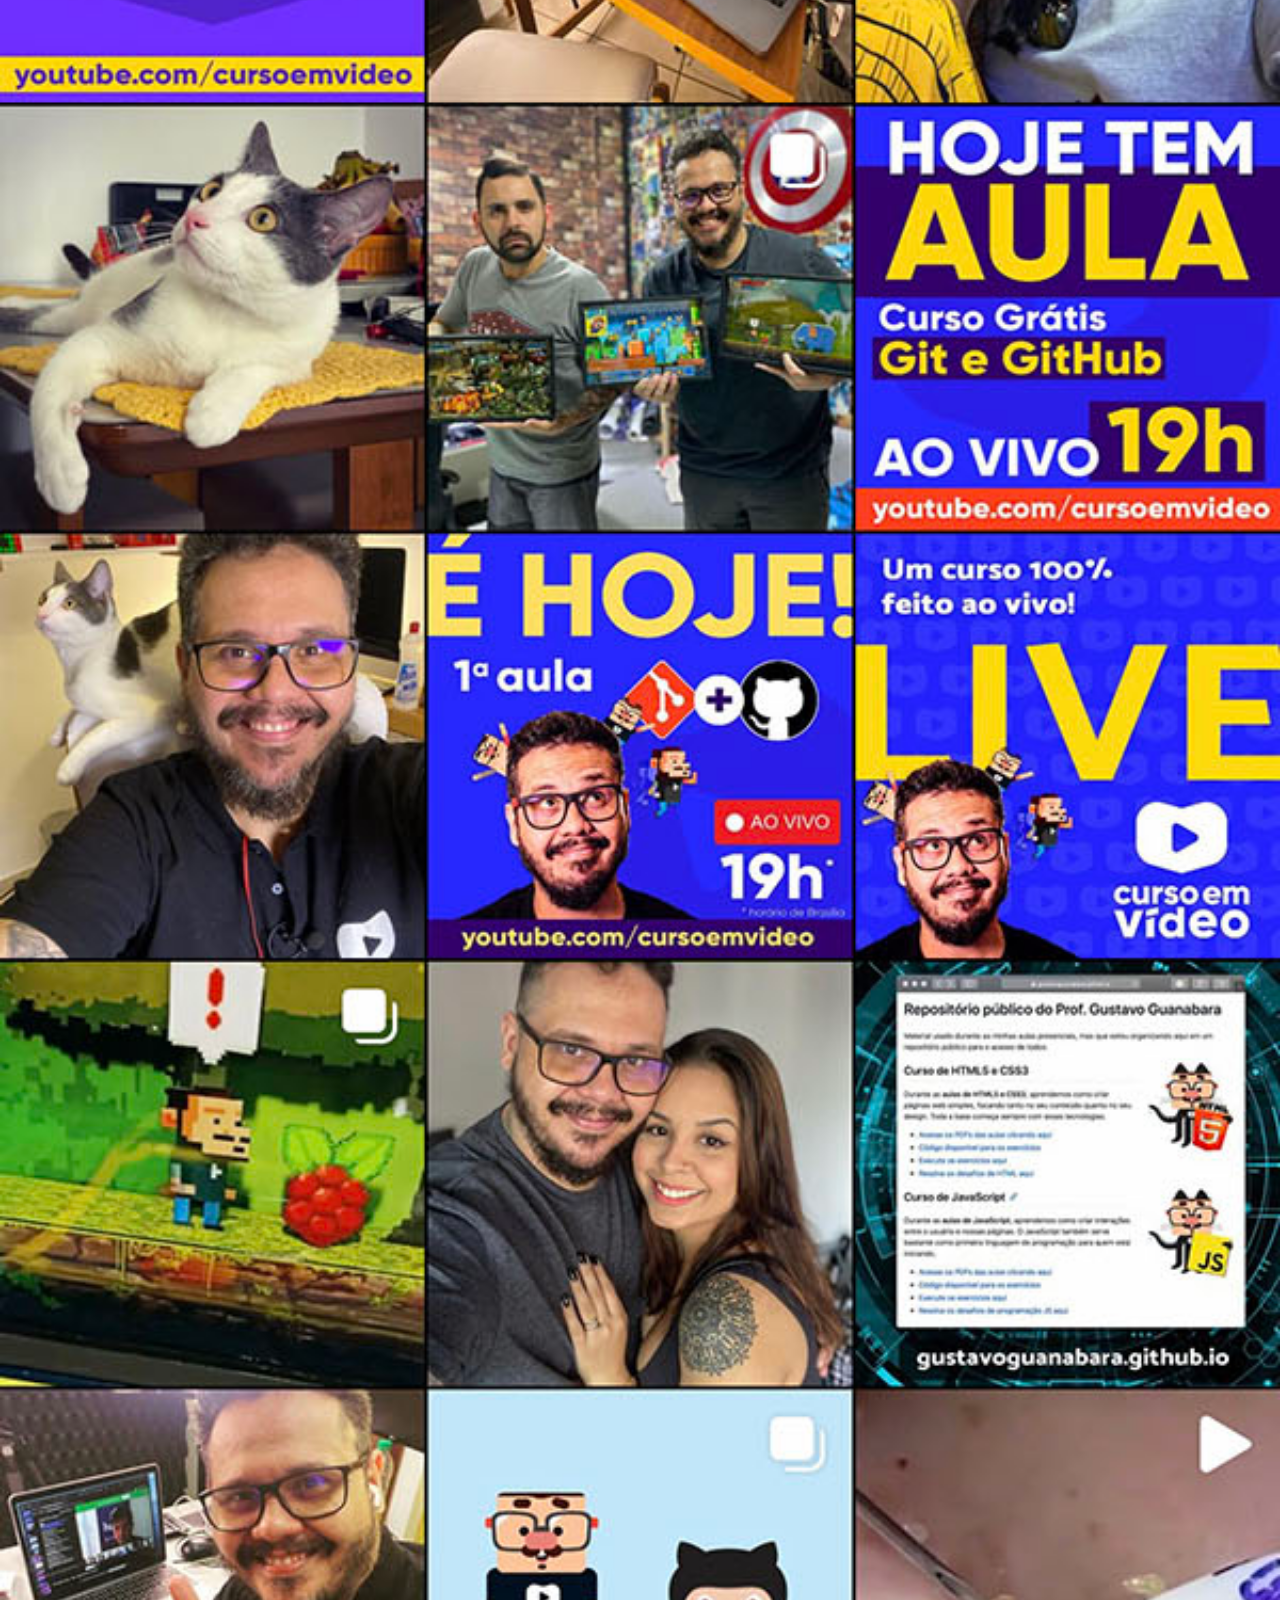
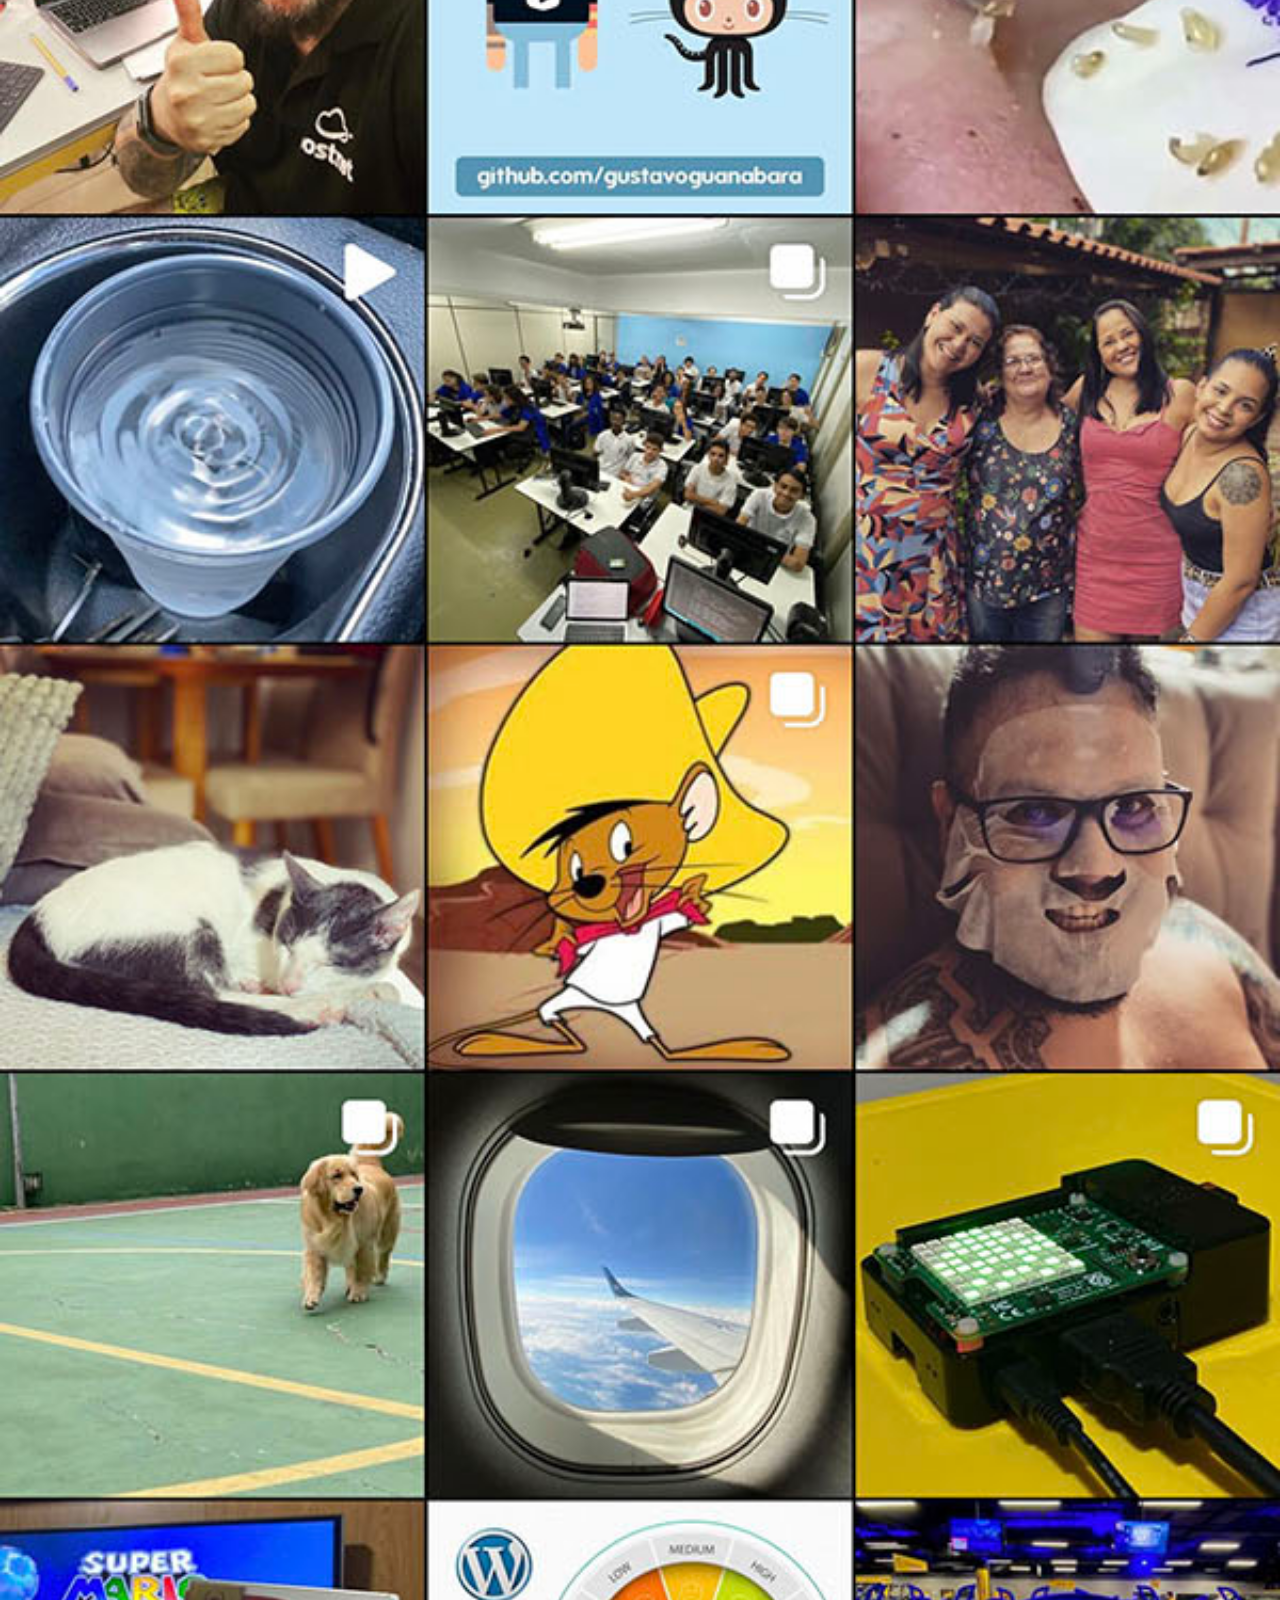
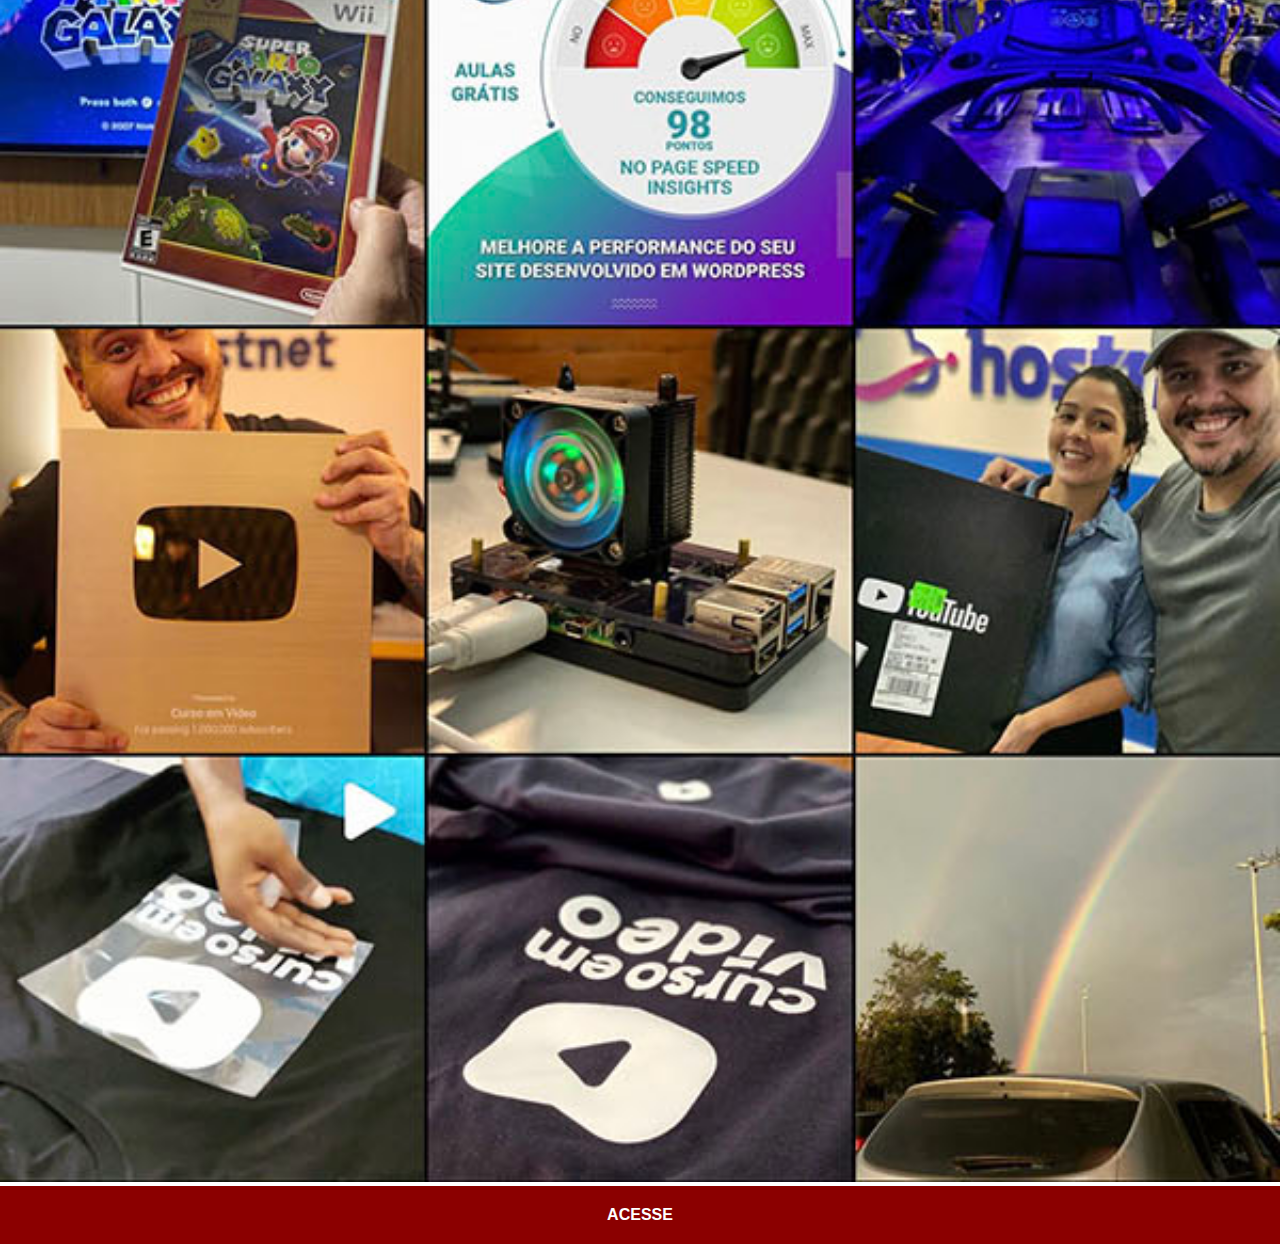
<file: insta.html>
<!DOCTYPE html>
<html lang="pt-br">
<head>
    <meta charset="UTF-8">
    <meta name="viewport" content="width=device-width, initial-scale=1.0">
    <link rel="stylesheet" href="estilos/estilo.css">
    <title>Document</title>
</head>
<body>
    <img src="imagens/tela-instagram.jpg" alt="instagram">
    <a href="https://www.instagram.com/cursoemvideo/">ACESSE</a>
</body>
</html>
</file>
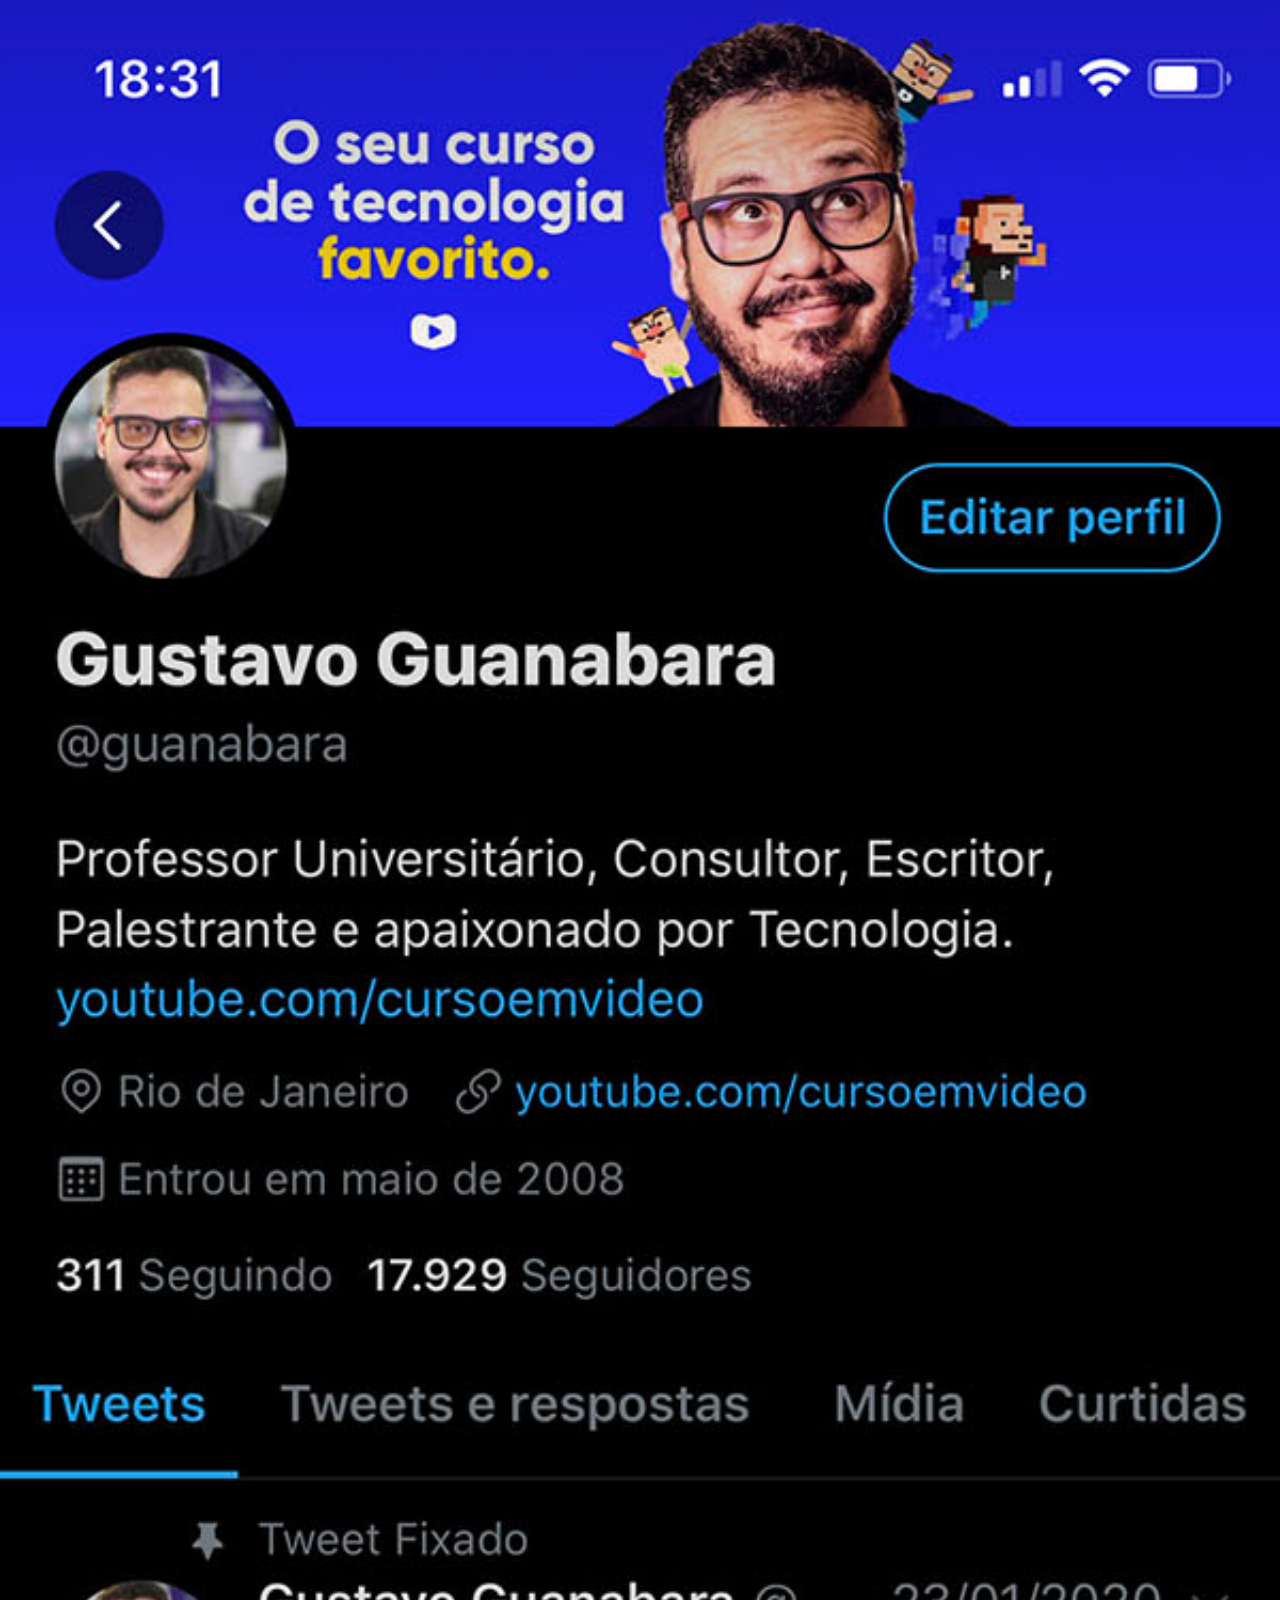
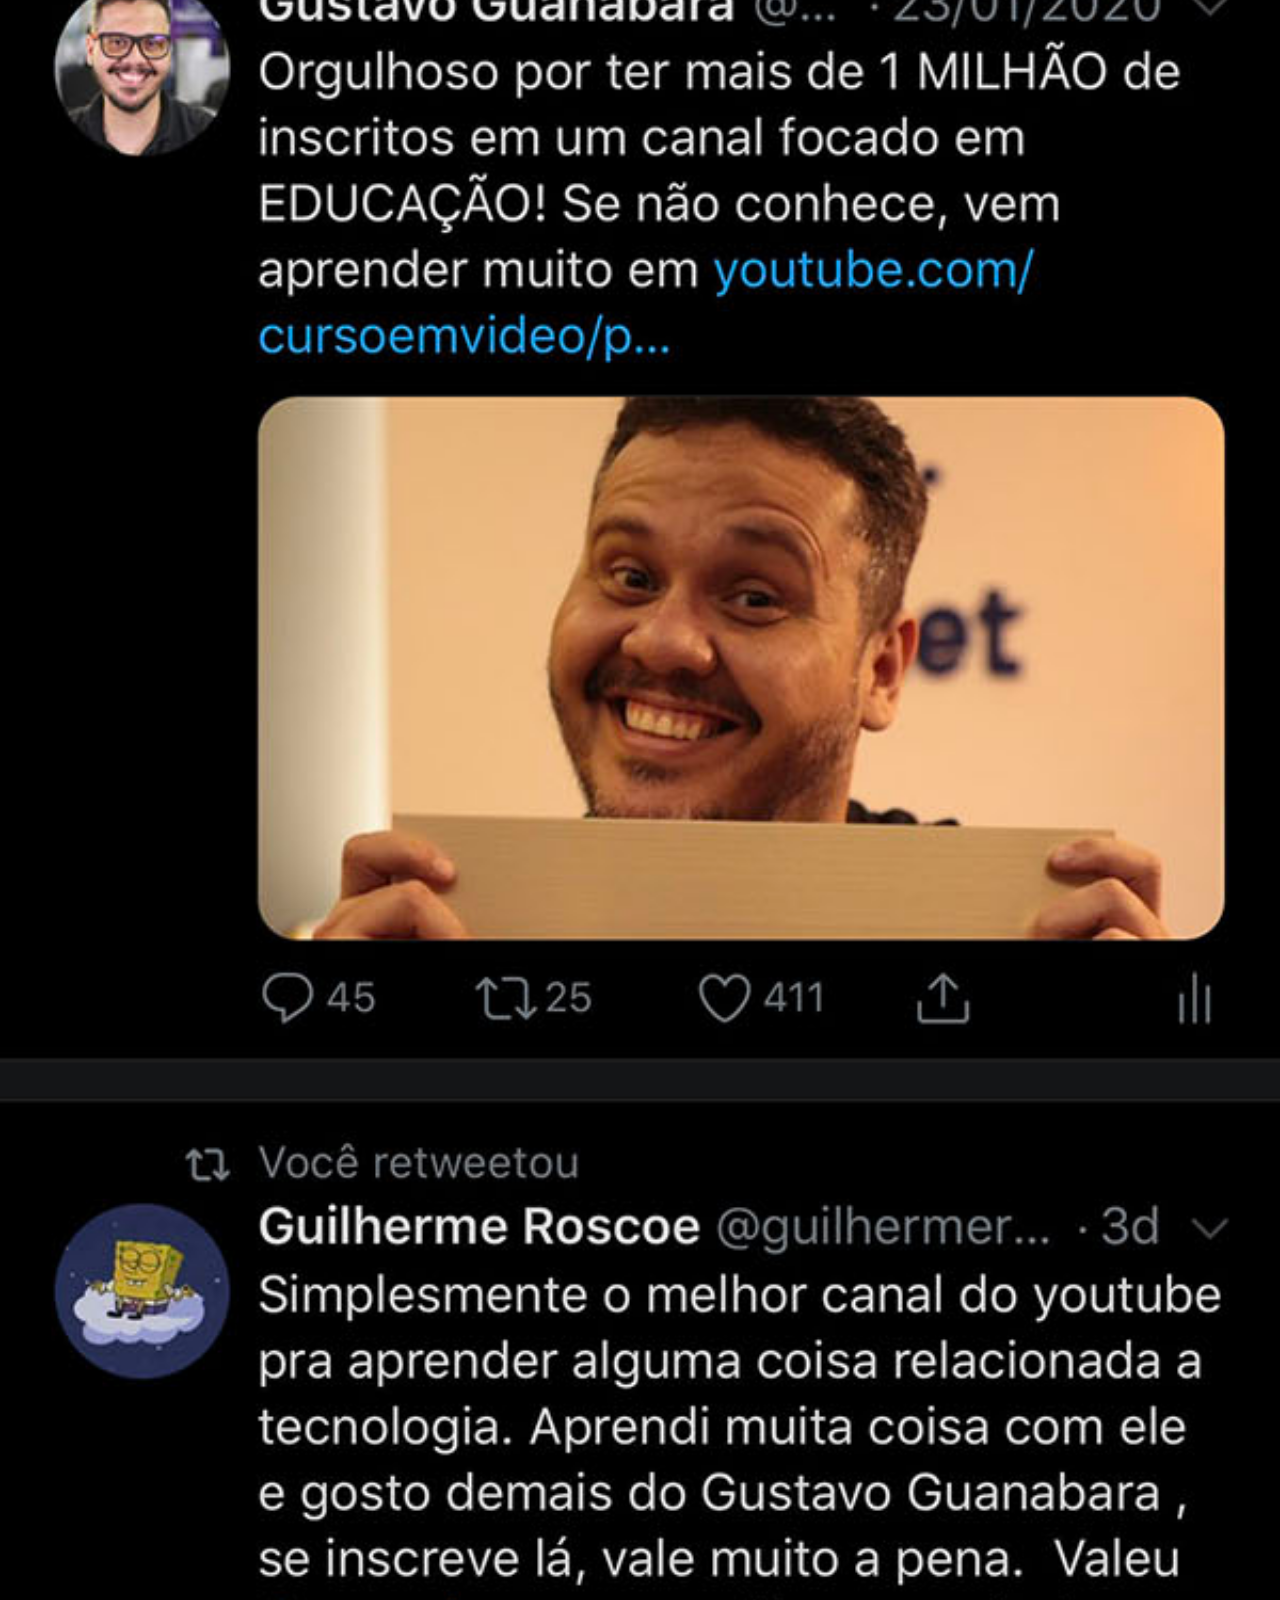
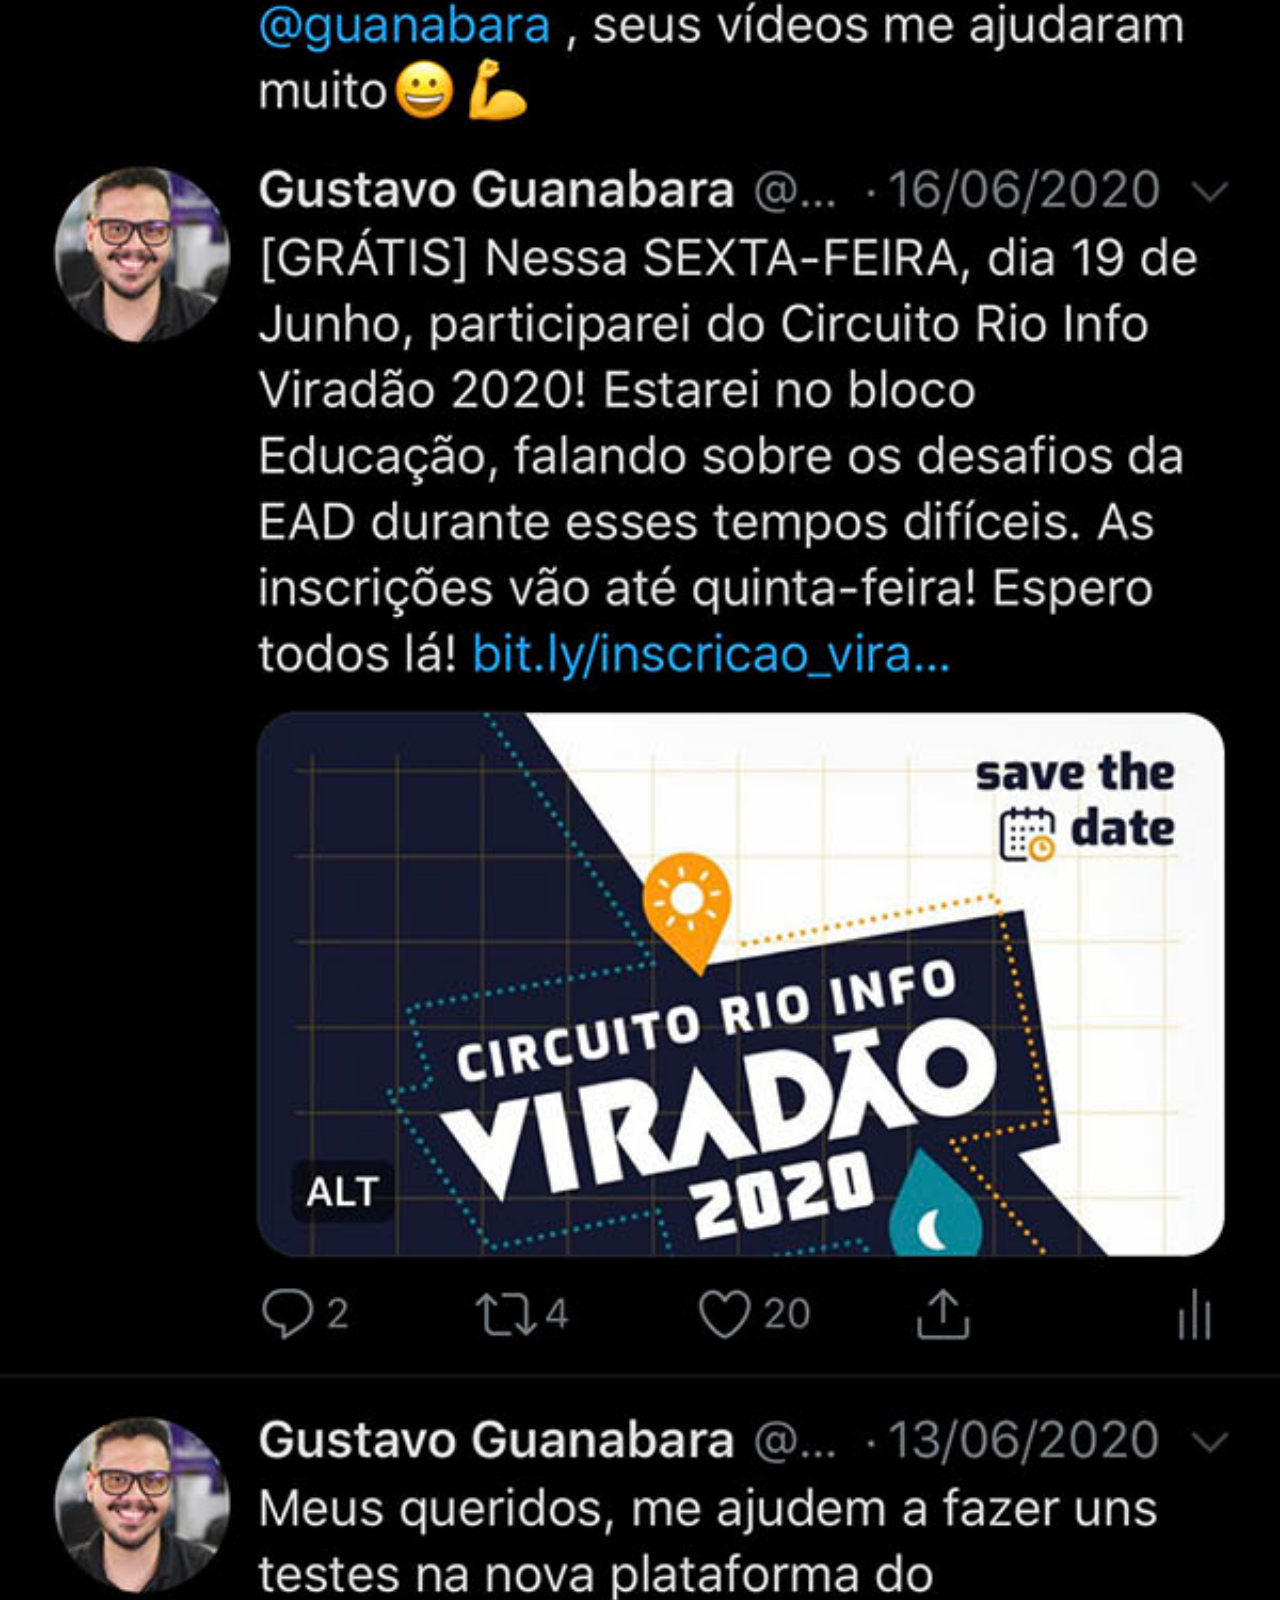
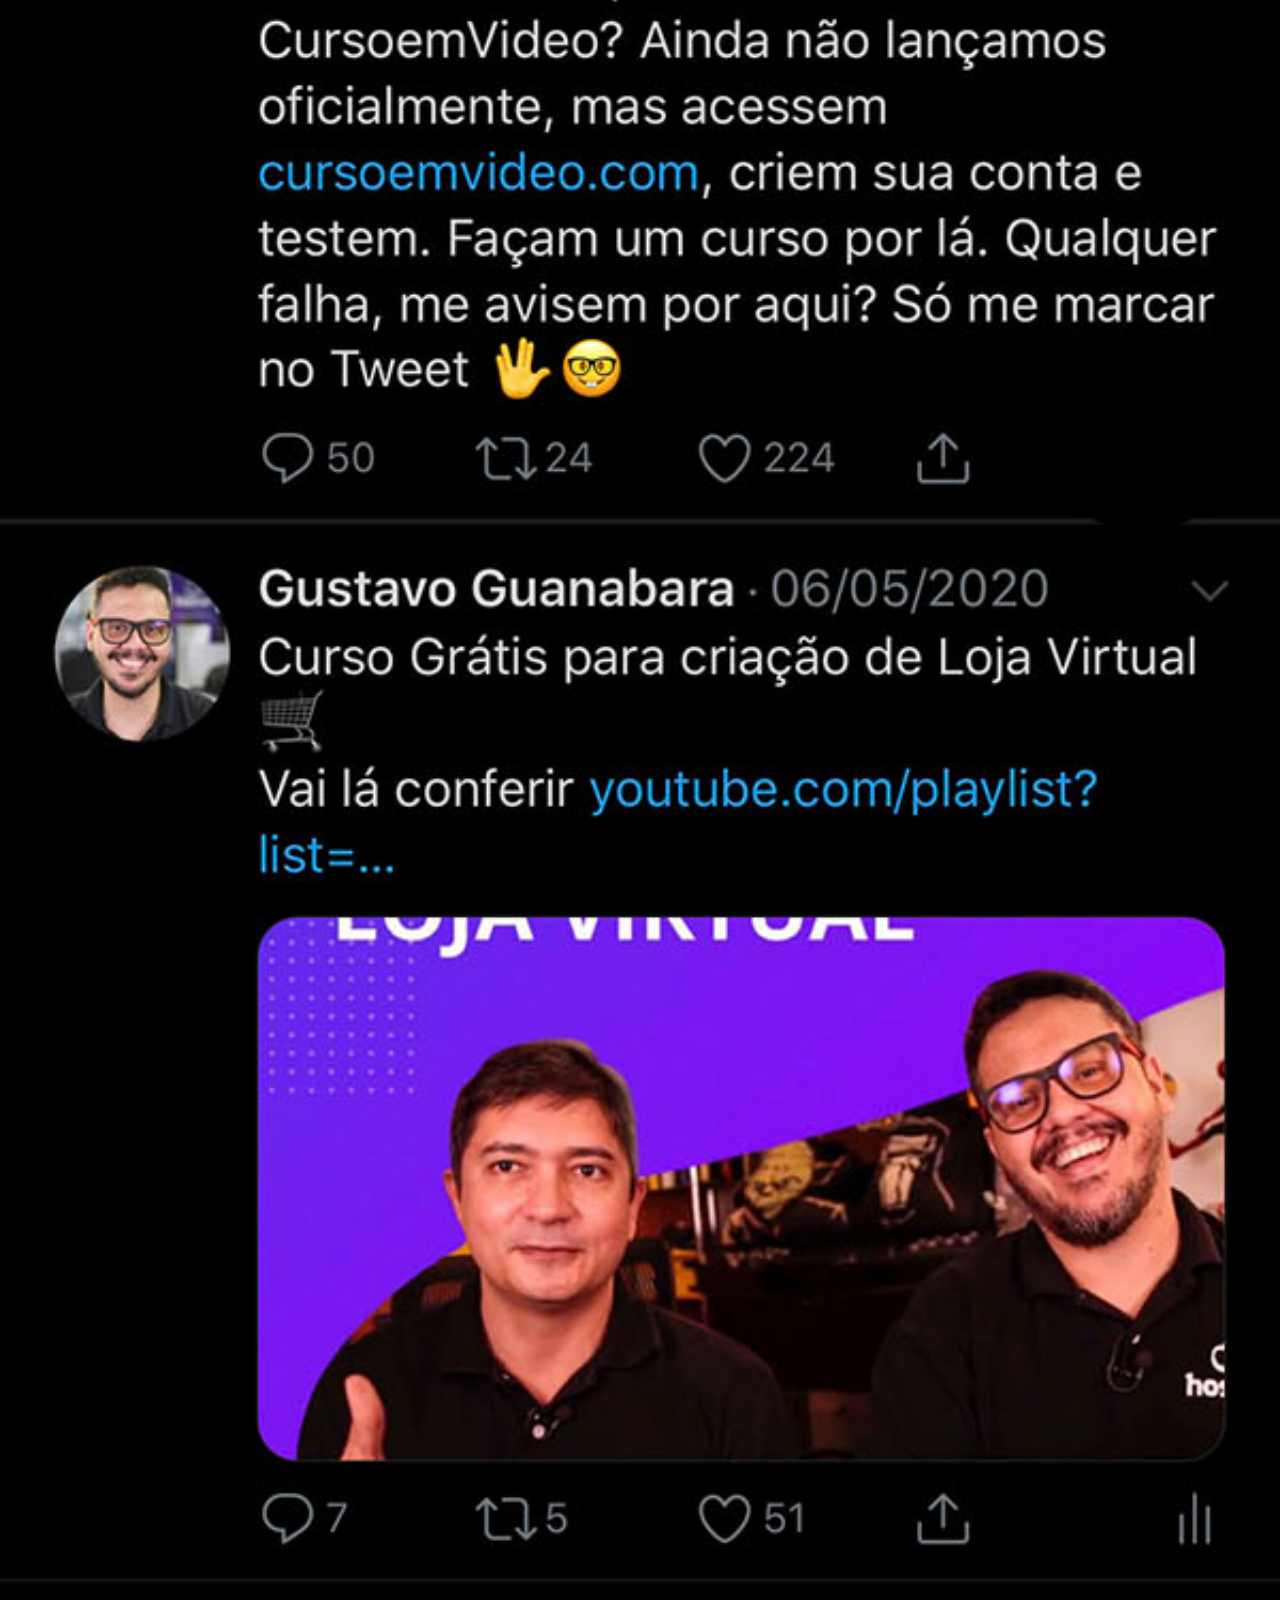
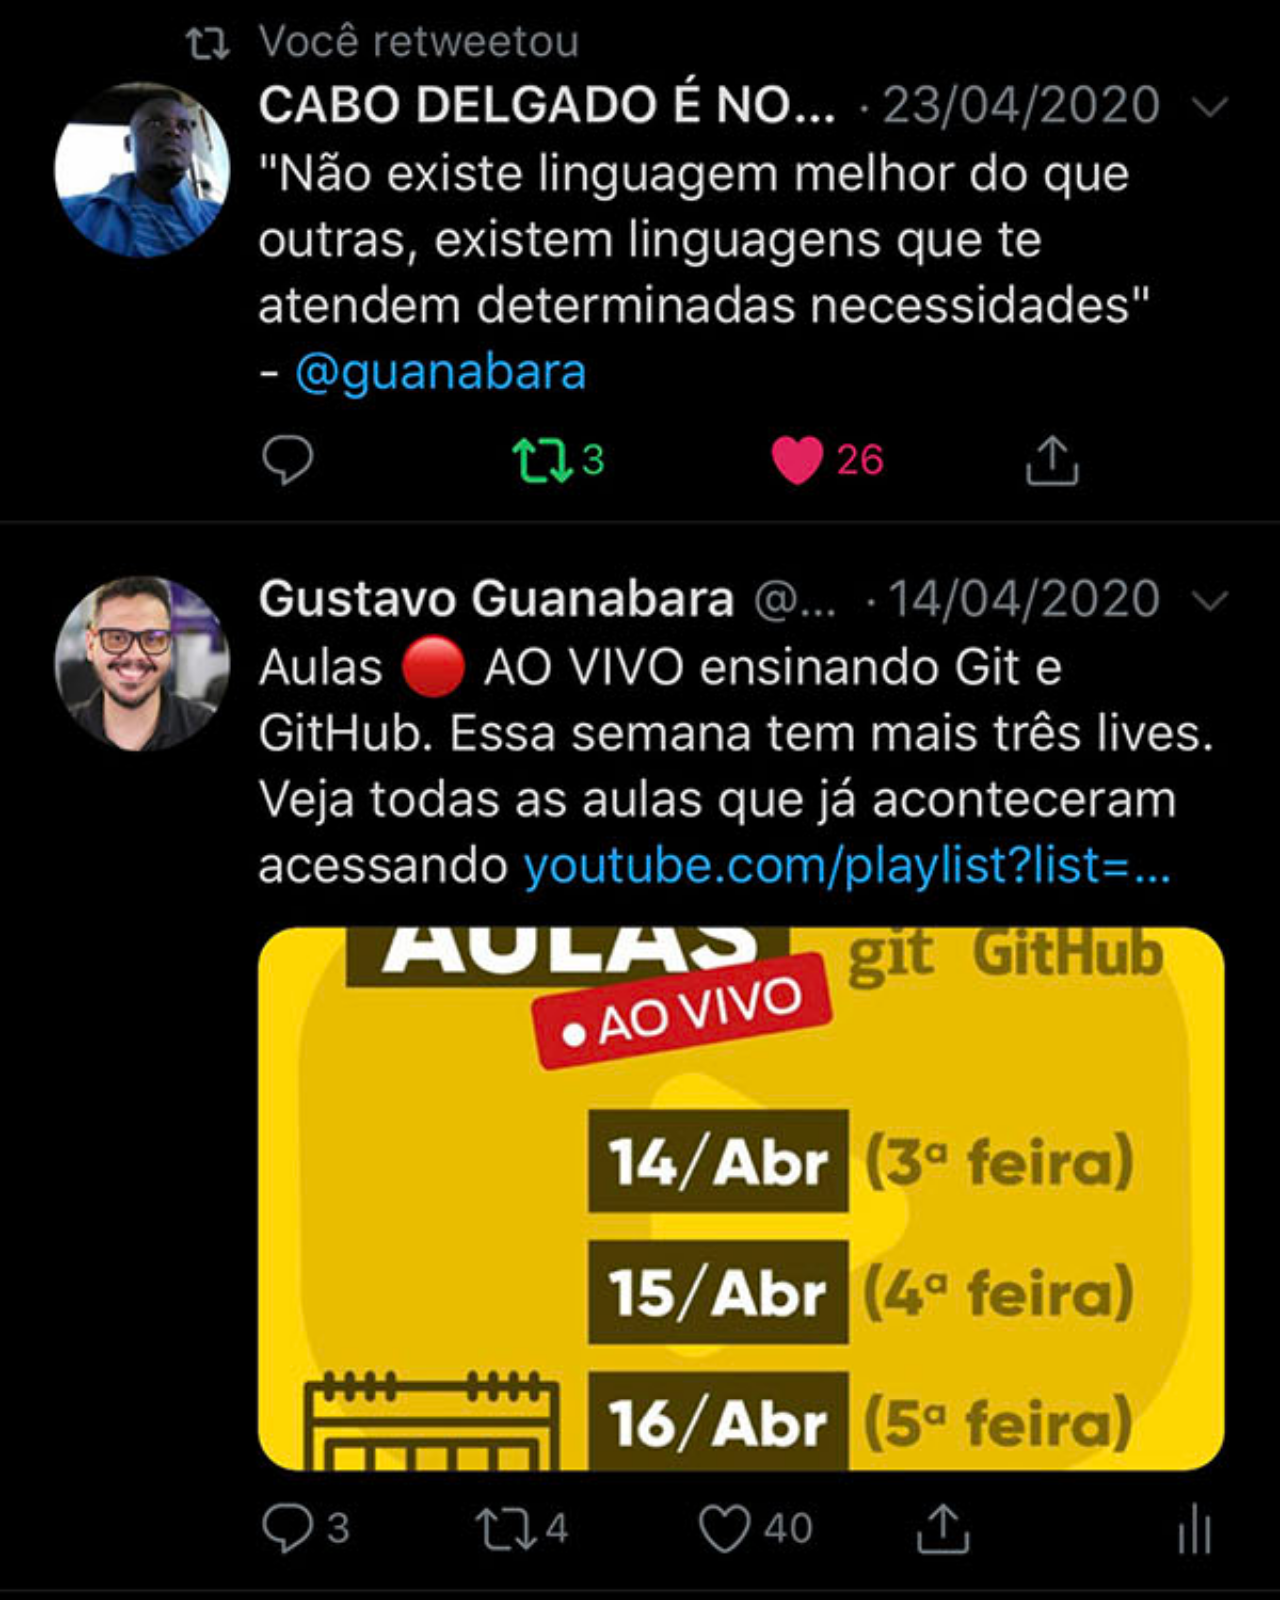
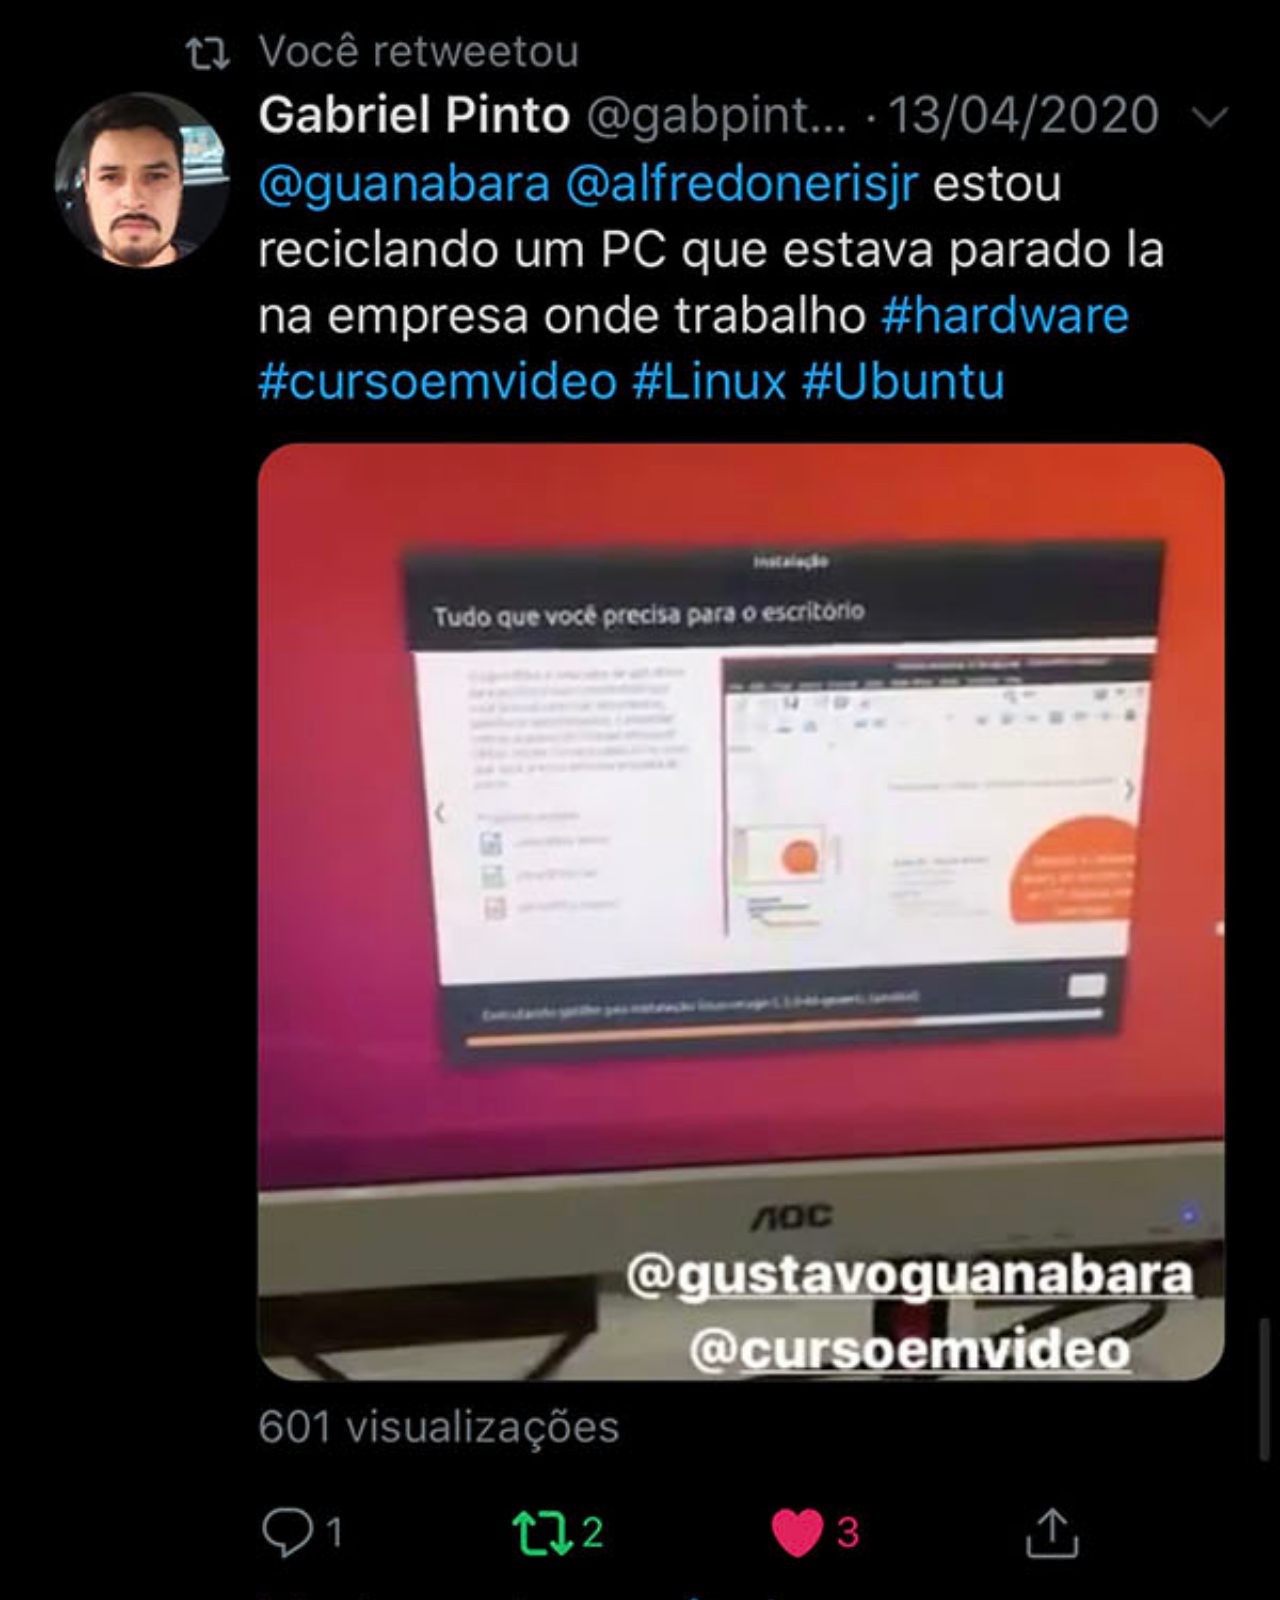
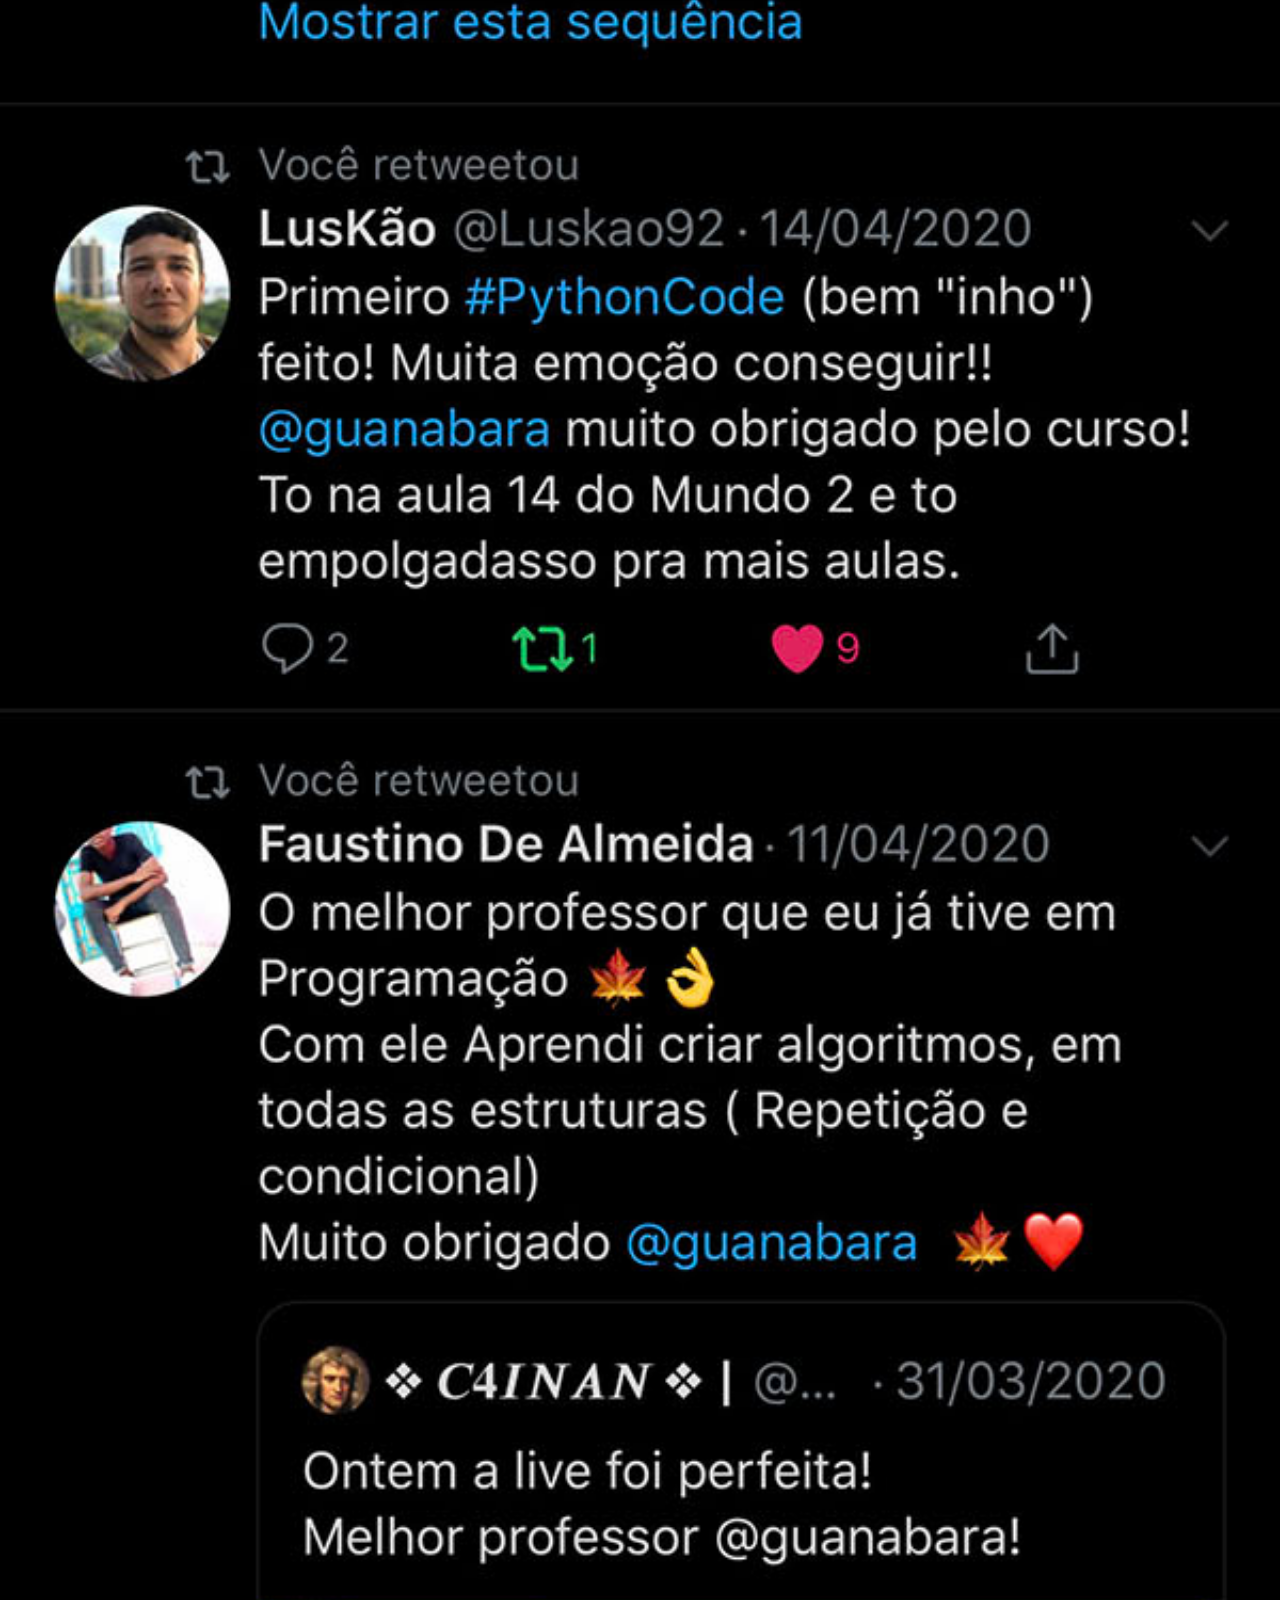
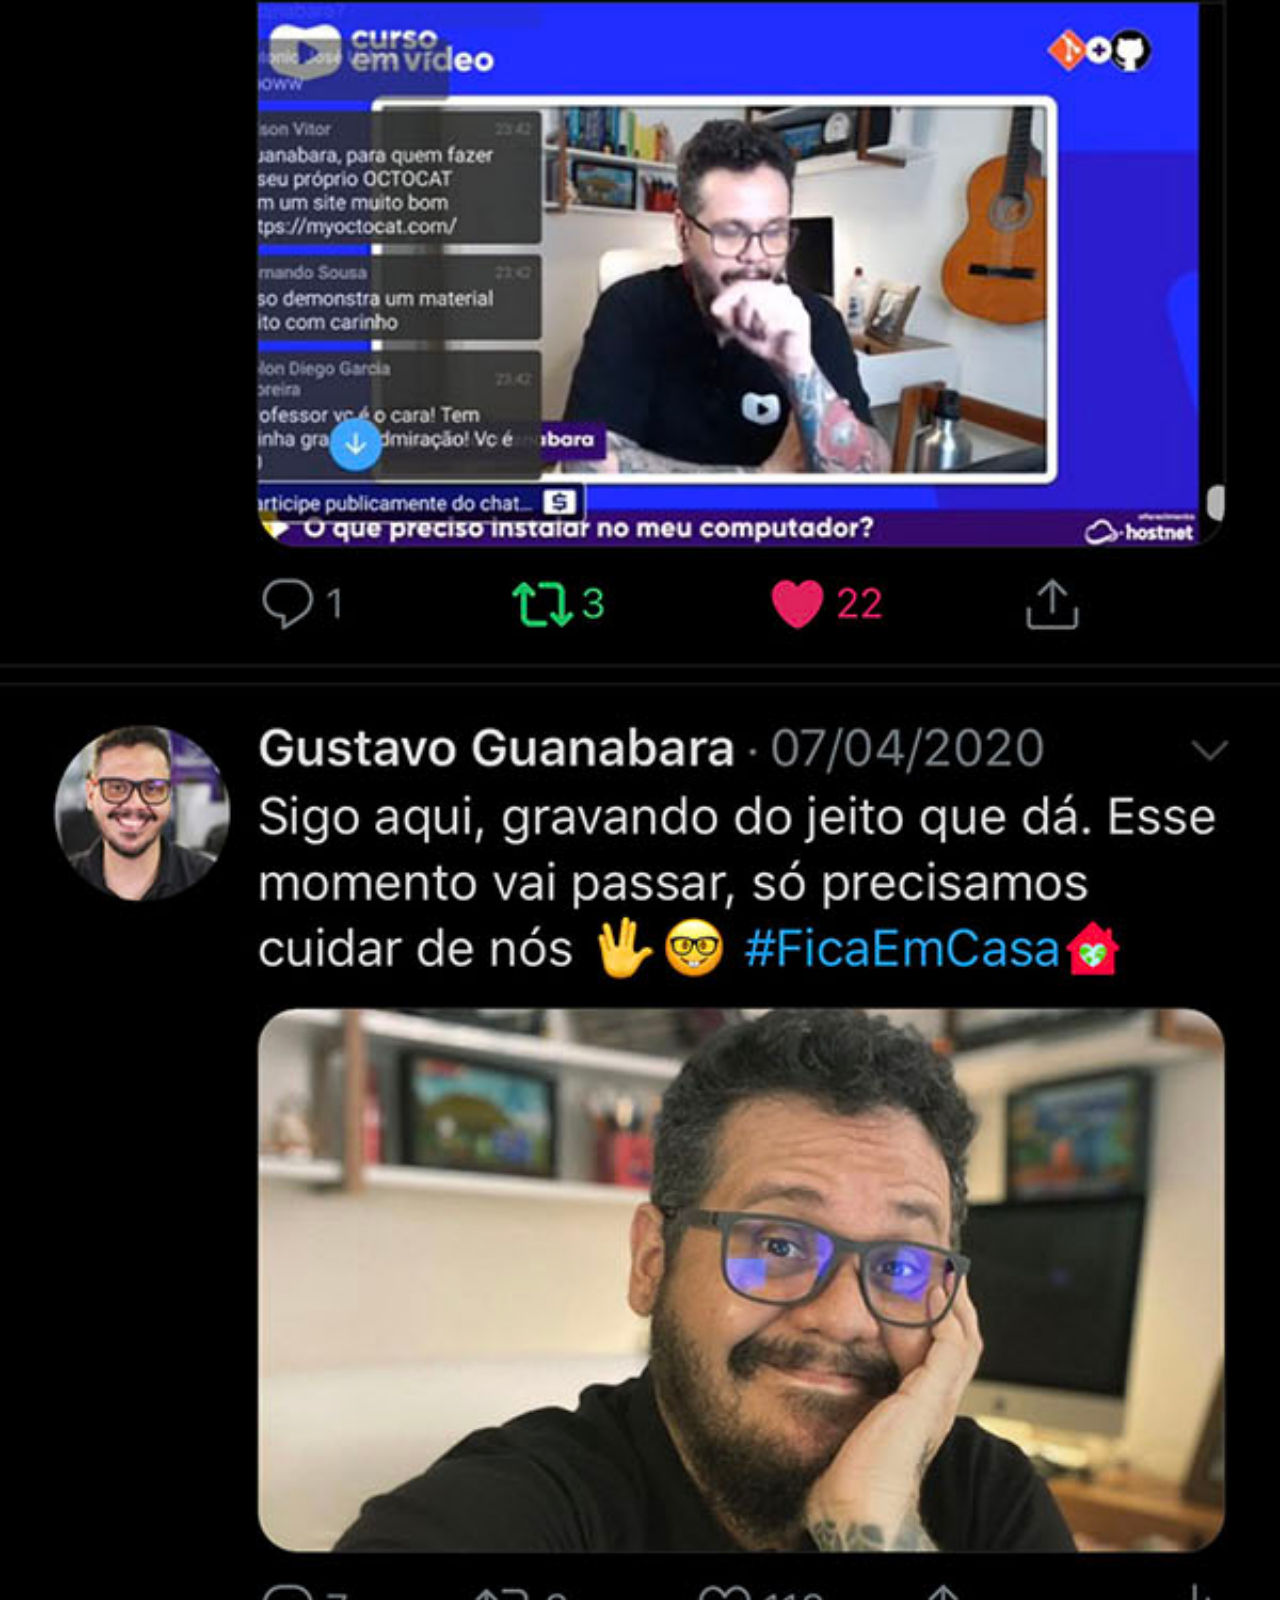
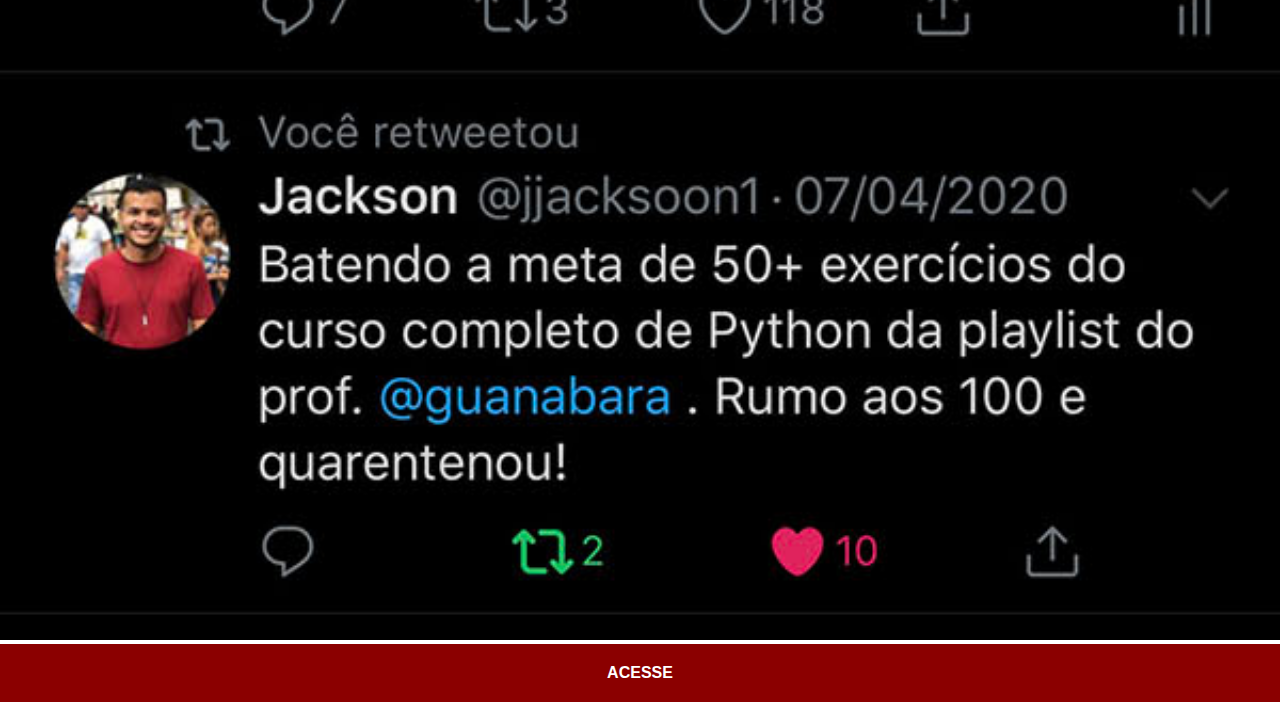
<file: twiter.html>
<!DOCTYPE html>
<html lang="pt-br">
<head>
    <meta charset="UTF-8">
    <meta name="viewport" content="width=device-width, initial-scale=1.0">
    <link rel="stylesheet" href="estilos/estilo.css">
    <title>Document</title>
</head>
<body>
    <img src="imagens/tela-twitter.jpg" alt="X">
    <a href="https://x.com/cursosemvideo?mx=2">ACESSE</a>
</body>
</html>
</file>
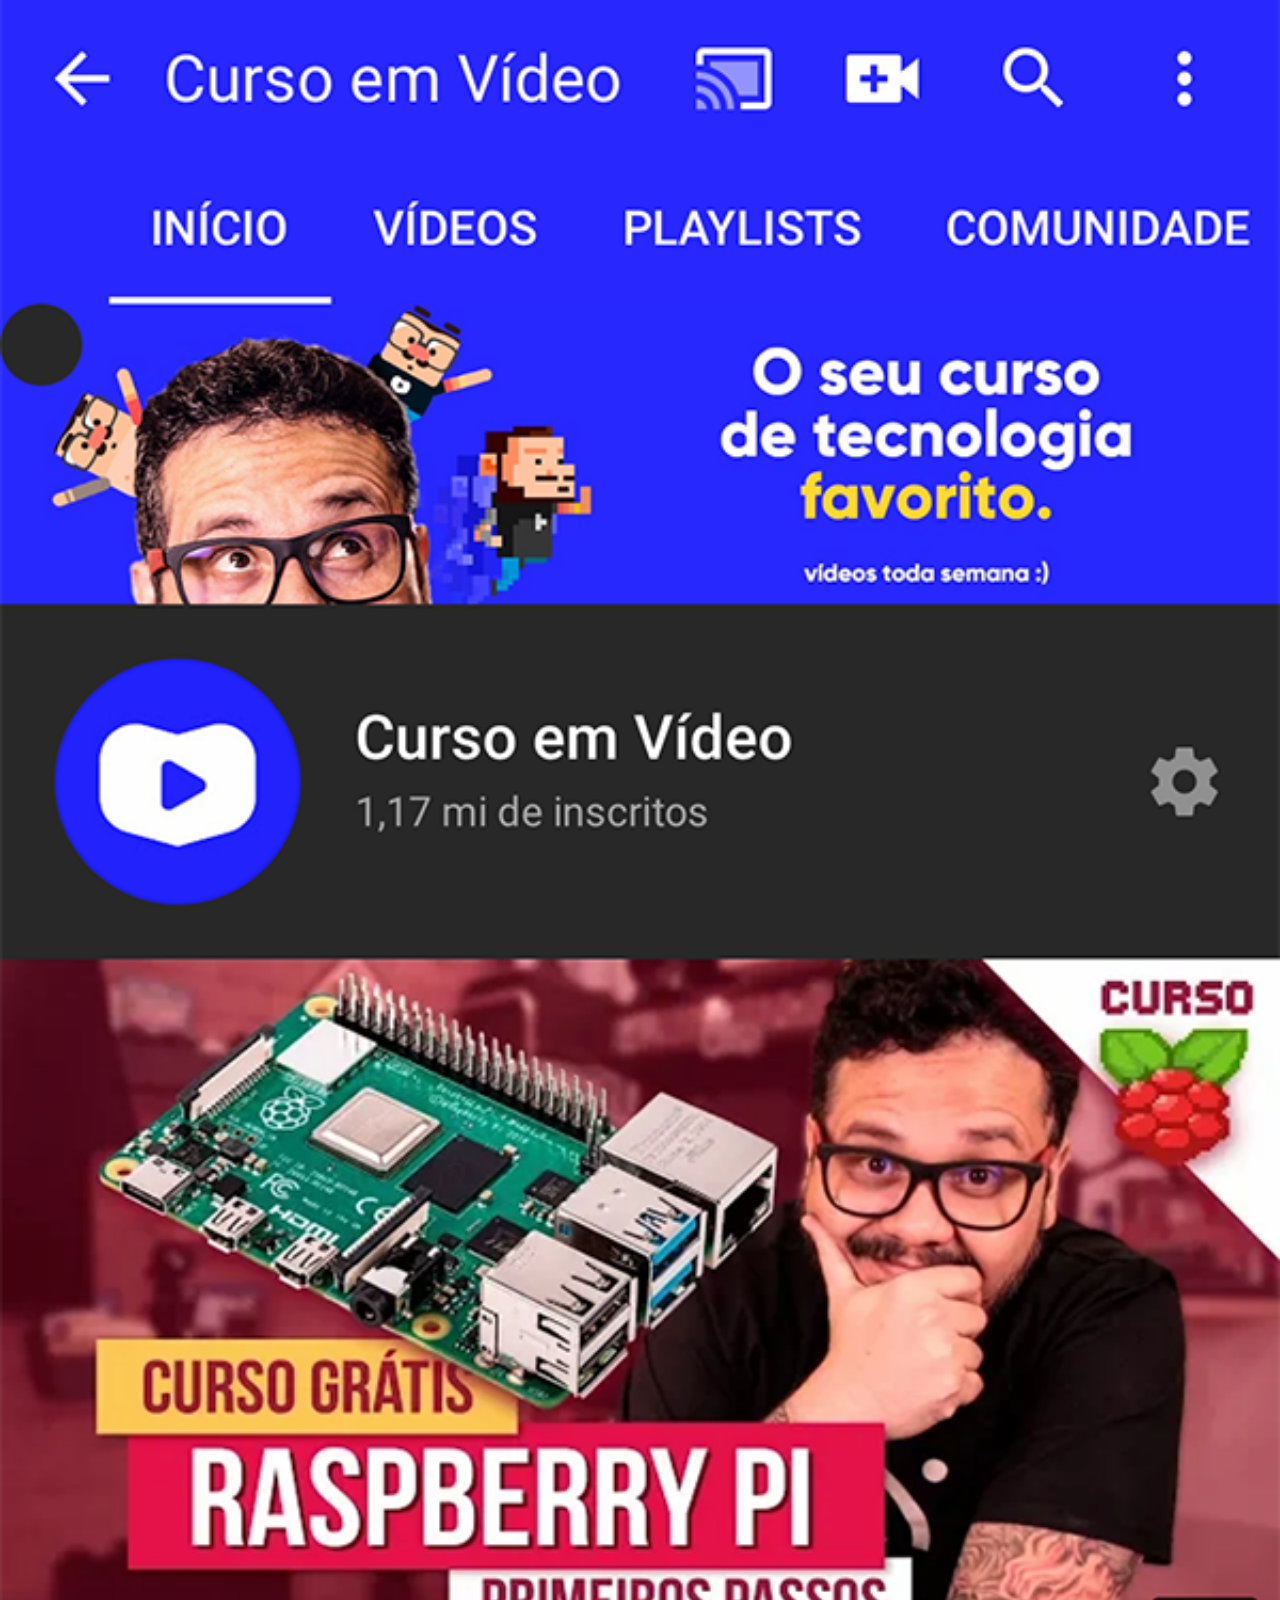
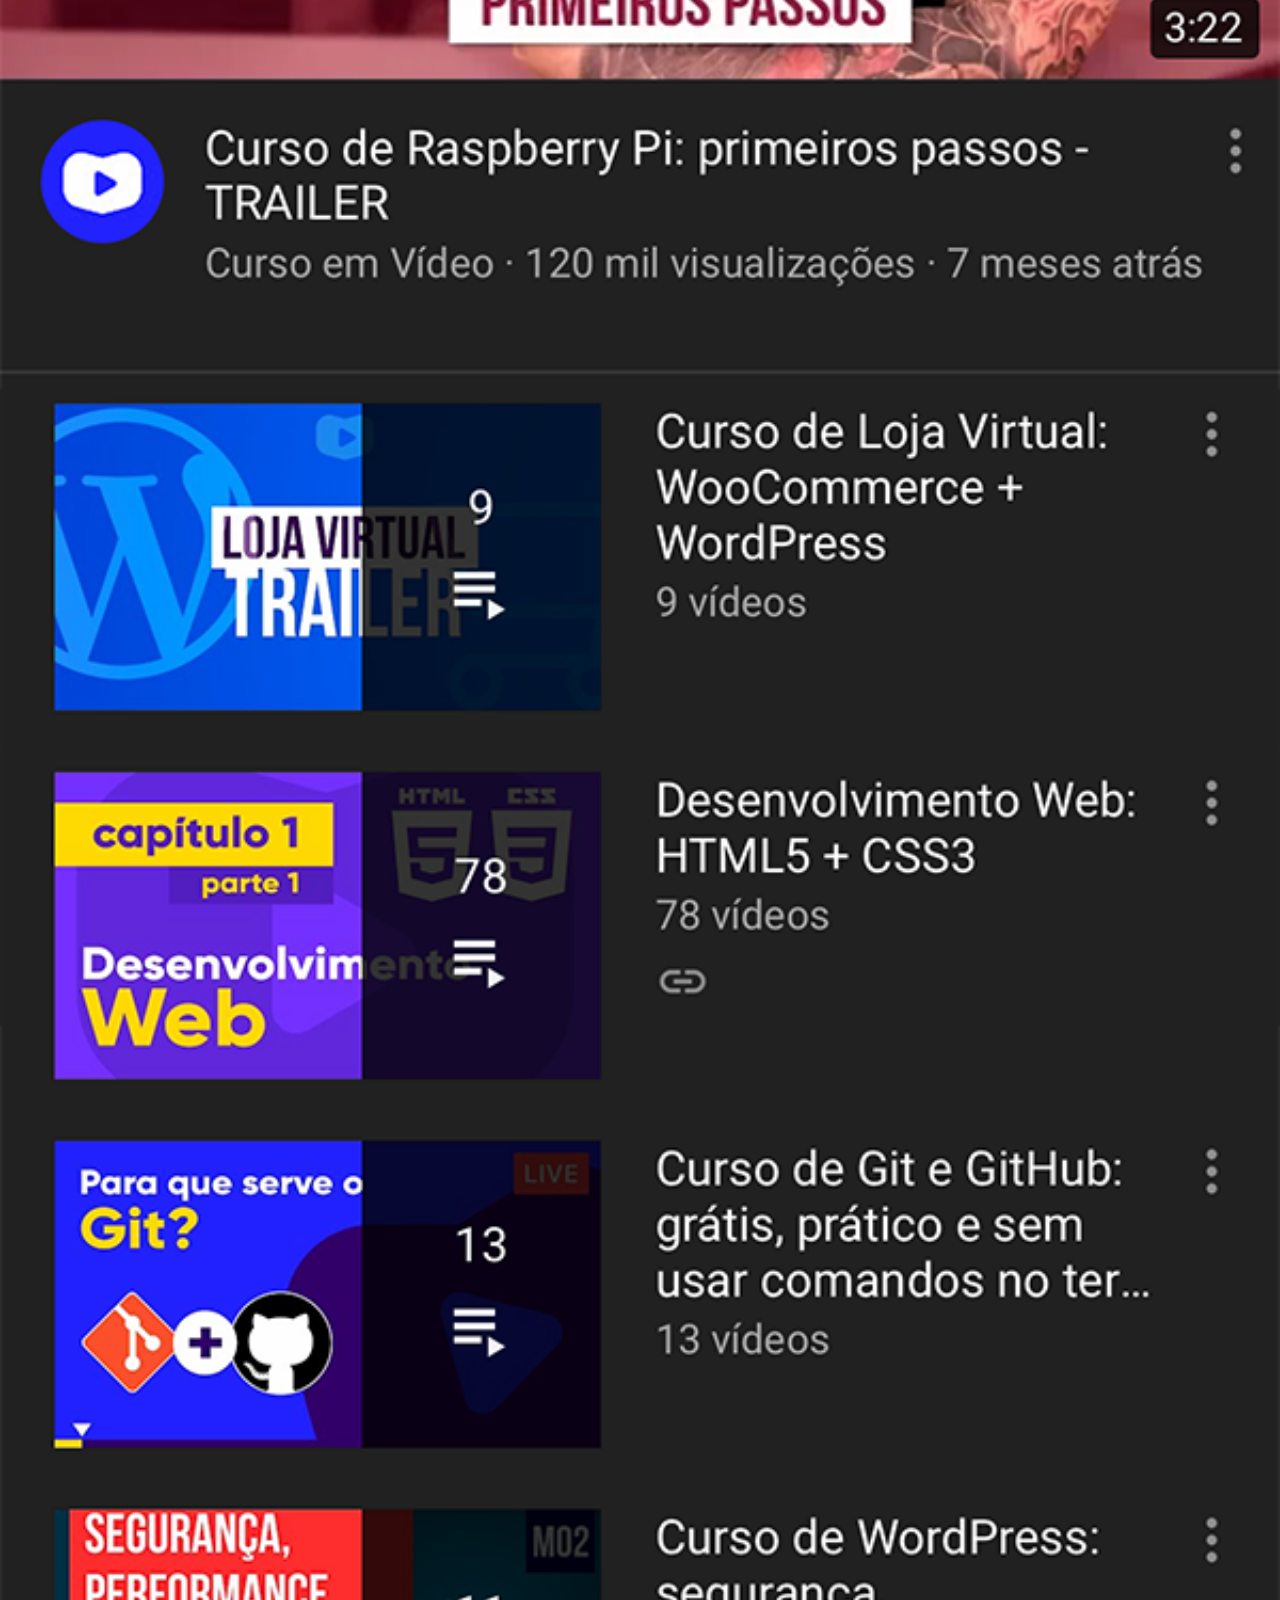
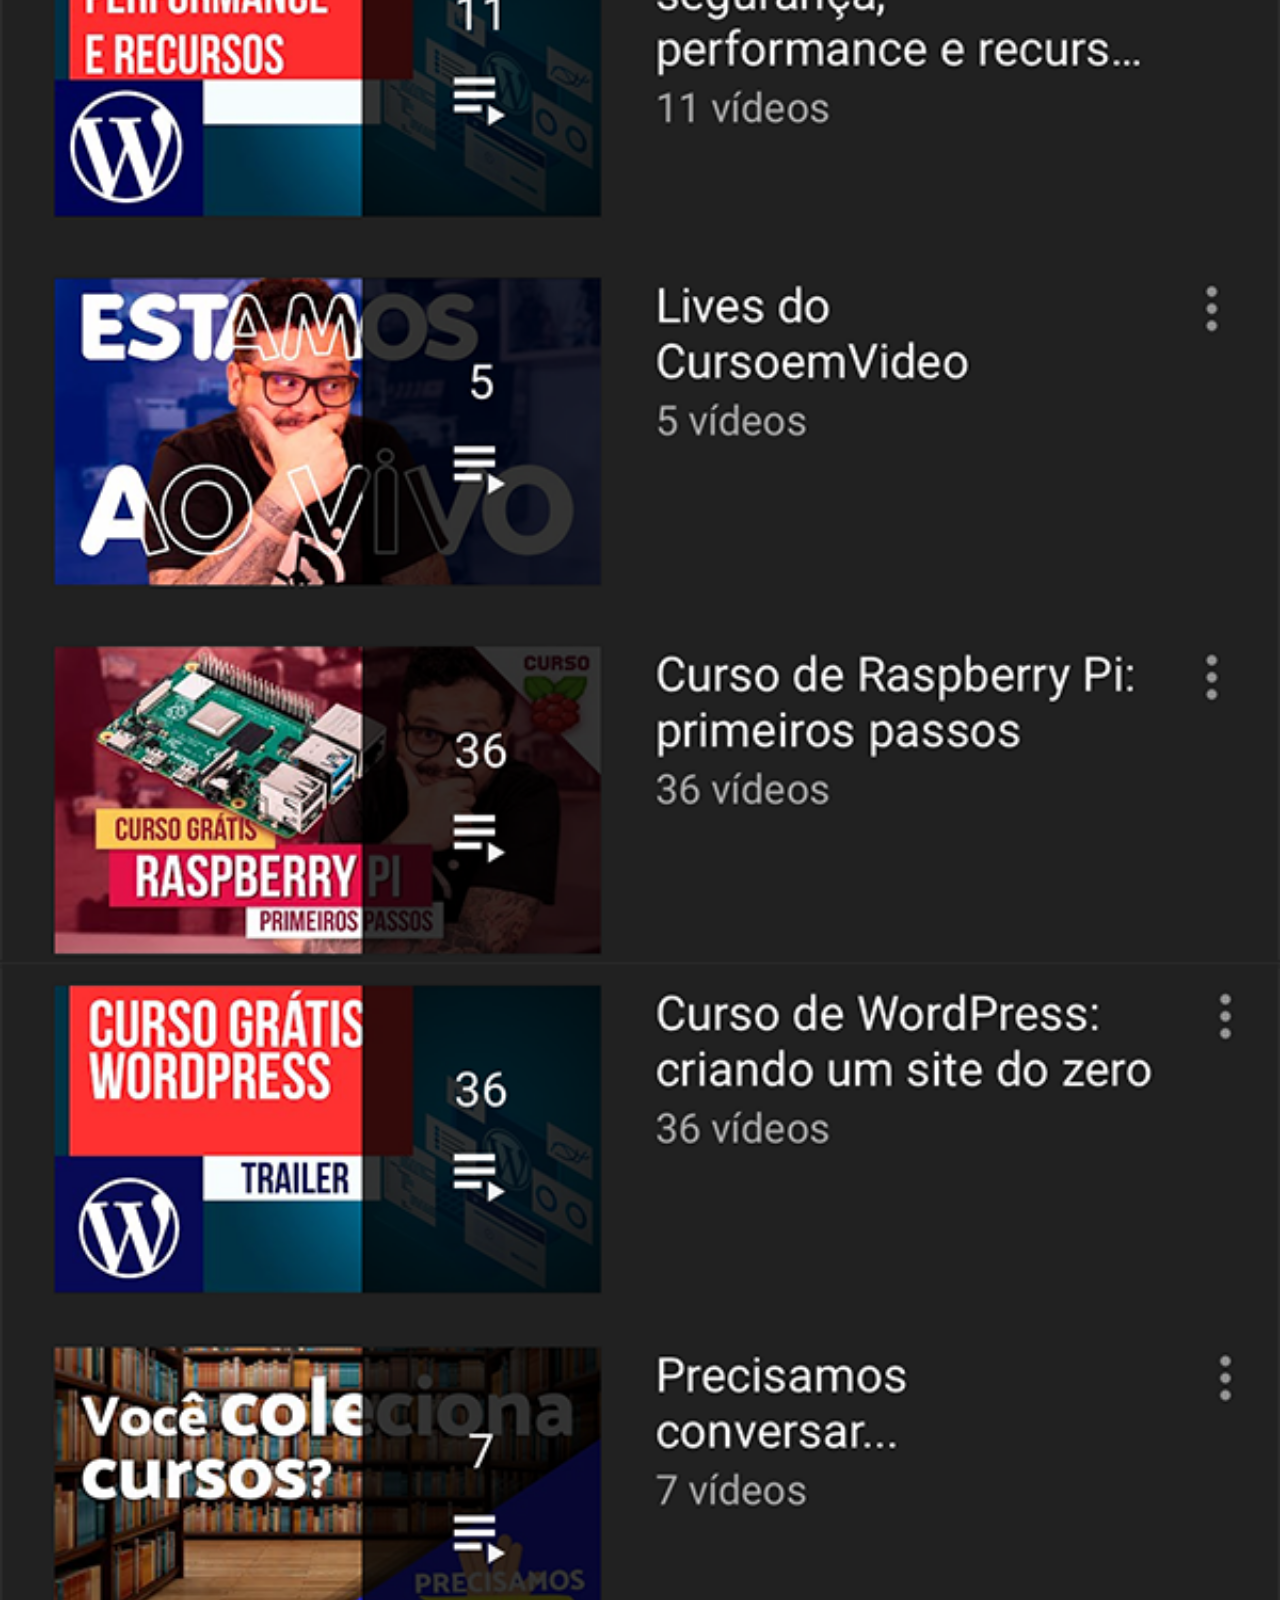
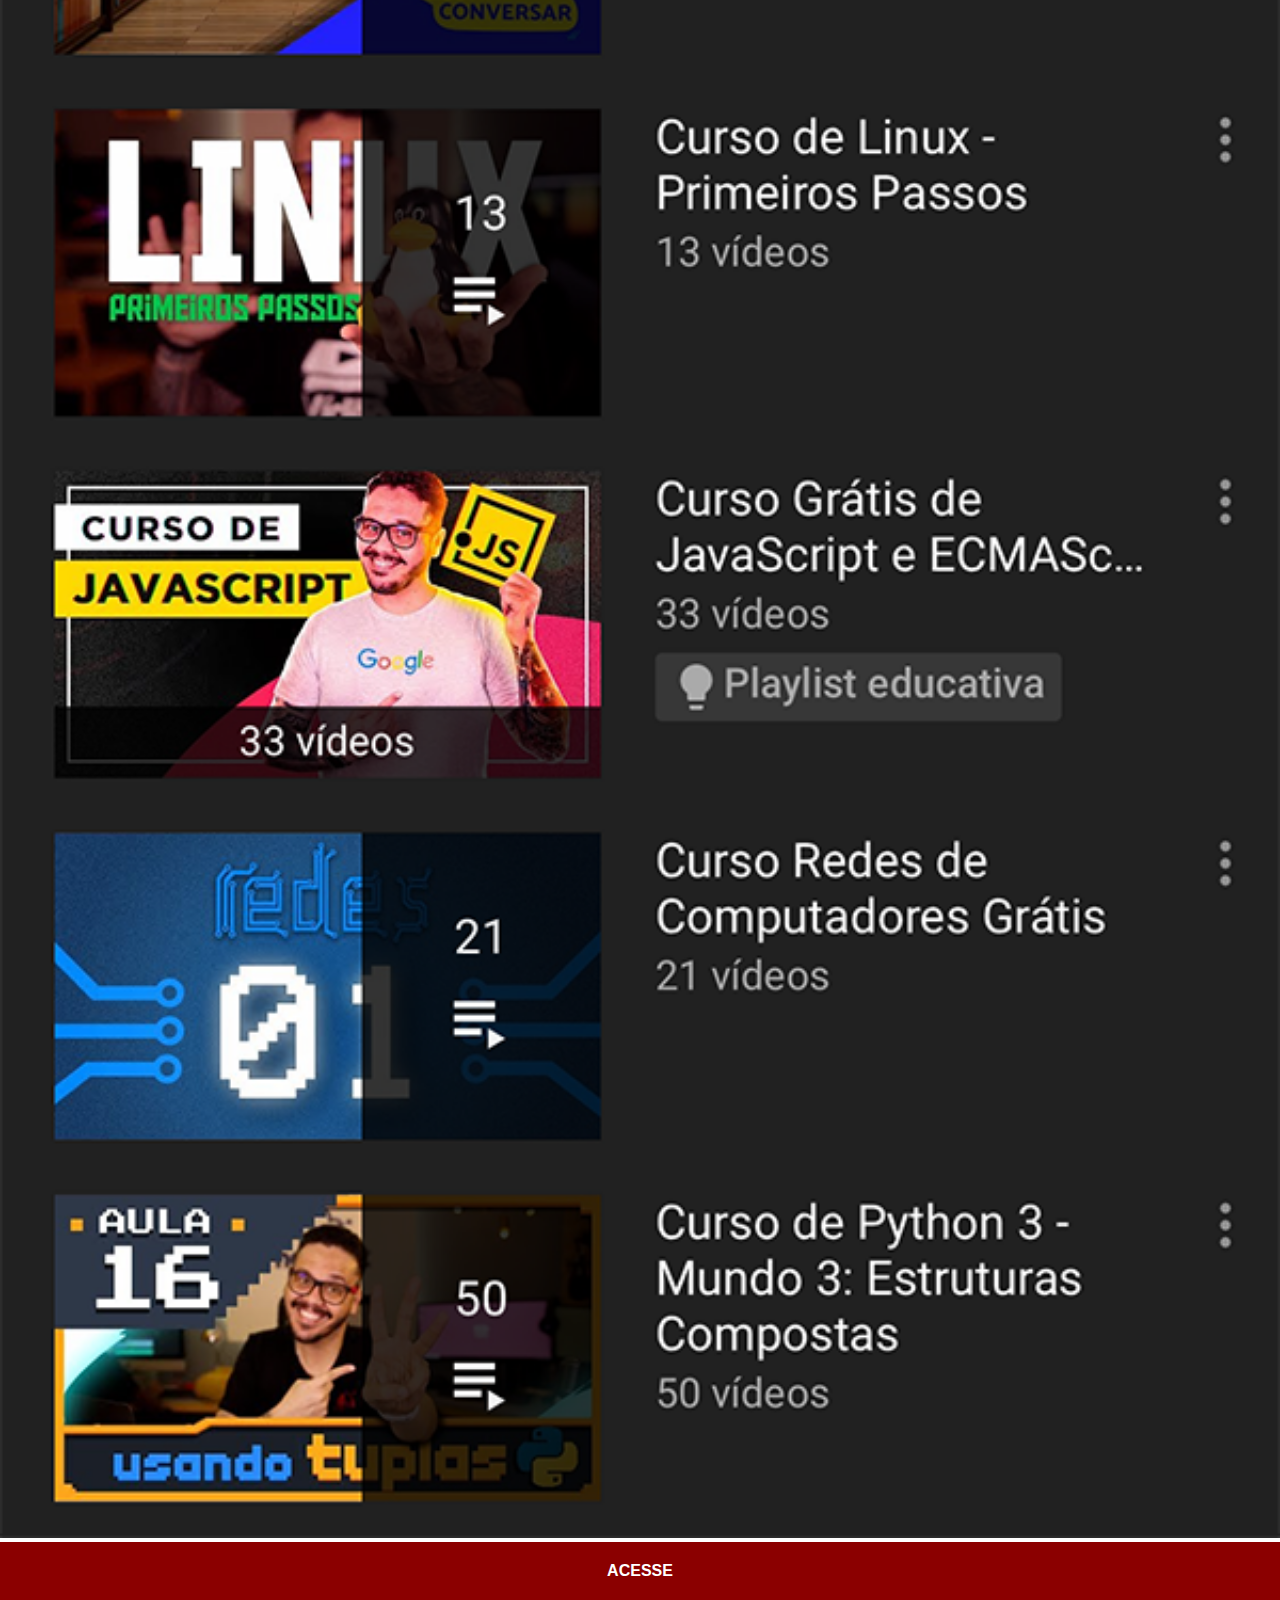
<file: youtube.html>
<!DOCTYPE html>
<html lang="pt-br">
<head>
    <meta charset="UTF-8">
    <meta name="viewport" content="width=device-width, initial-scale=1.0">
    <link rel="stylesheet" href="estilos/estilo.css">
    <title>Document</title>
</head>
<body>
    <img src="imagens/tela-youtube.png" alt="youtube">
    <a href="https://www.youtube.com/c/CursoemVídeo/playlists" target="_blank">ACESSE</a>
</body>
</html>
</file>
<file: estilos/style.css>
@charset "UTF-8";
*{
    margin: 0;
    padding: 0;
}
html,body{
    height: 100vh;
    width: 100vw;
    background-color: black;
}
body{
    background: url(../imagens/fundo-madeira.jpg) no-repeat center center;
    background-size: cover;
}
main{
    position: relative;
    height: 100vh;
}
section#telefone{
    position: absolute;
    top: 50%;
    left: 50%;
    transform: translate(-50%, -50%);
    width: 311px;
    height: 627px;
    background: url(../imagens/frame-iphone.png);
}
iframe#tela{
    position: relative;
    top:80px ;
    left:22px ;  
    width: 267px;
    height: 471px;
}
section#redes-sociais{
    text-align: right;
}
section#redes-sociais img{
    width: 40px;
    margin: 10px;
    border-radius: 50%;
    box-sizing: border-box;
   
}
section#redes-sociais img:hover{
    transform: translate(3px, 3px);
    transition: transform 1s;
    box-shadow: 2px 2px 8px rgba(22, 255, 255, 0.733);
    border: 1px solid rgba(80, 223, 99, 0.788);
}
</file>
<file: estilos/estilo.css>
@charset "UTF-8";
*{
    margin: 0px;
    padding: 0px;
}
::-webkit-scrollbar{
    width: 0px;
    height: 0px;
}
img{
    width: 100vw;
}
a{
    display: block;
    font-family: Arial, Helvetica, sans-serif;
    color: white;
    background-color: darkred;
    padding: 20px;
    text-align: center;
    font-weight: bolder;
    text-decoration: none;
}
</file>
